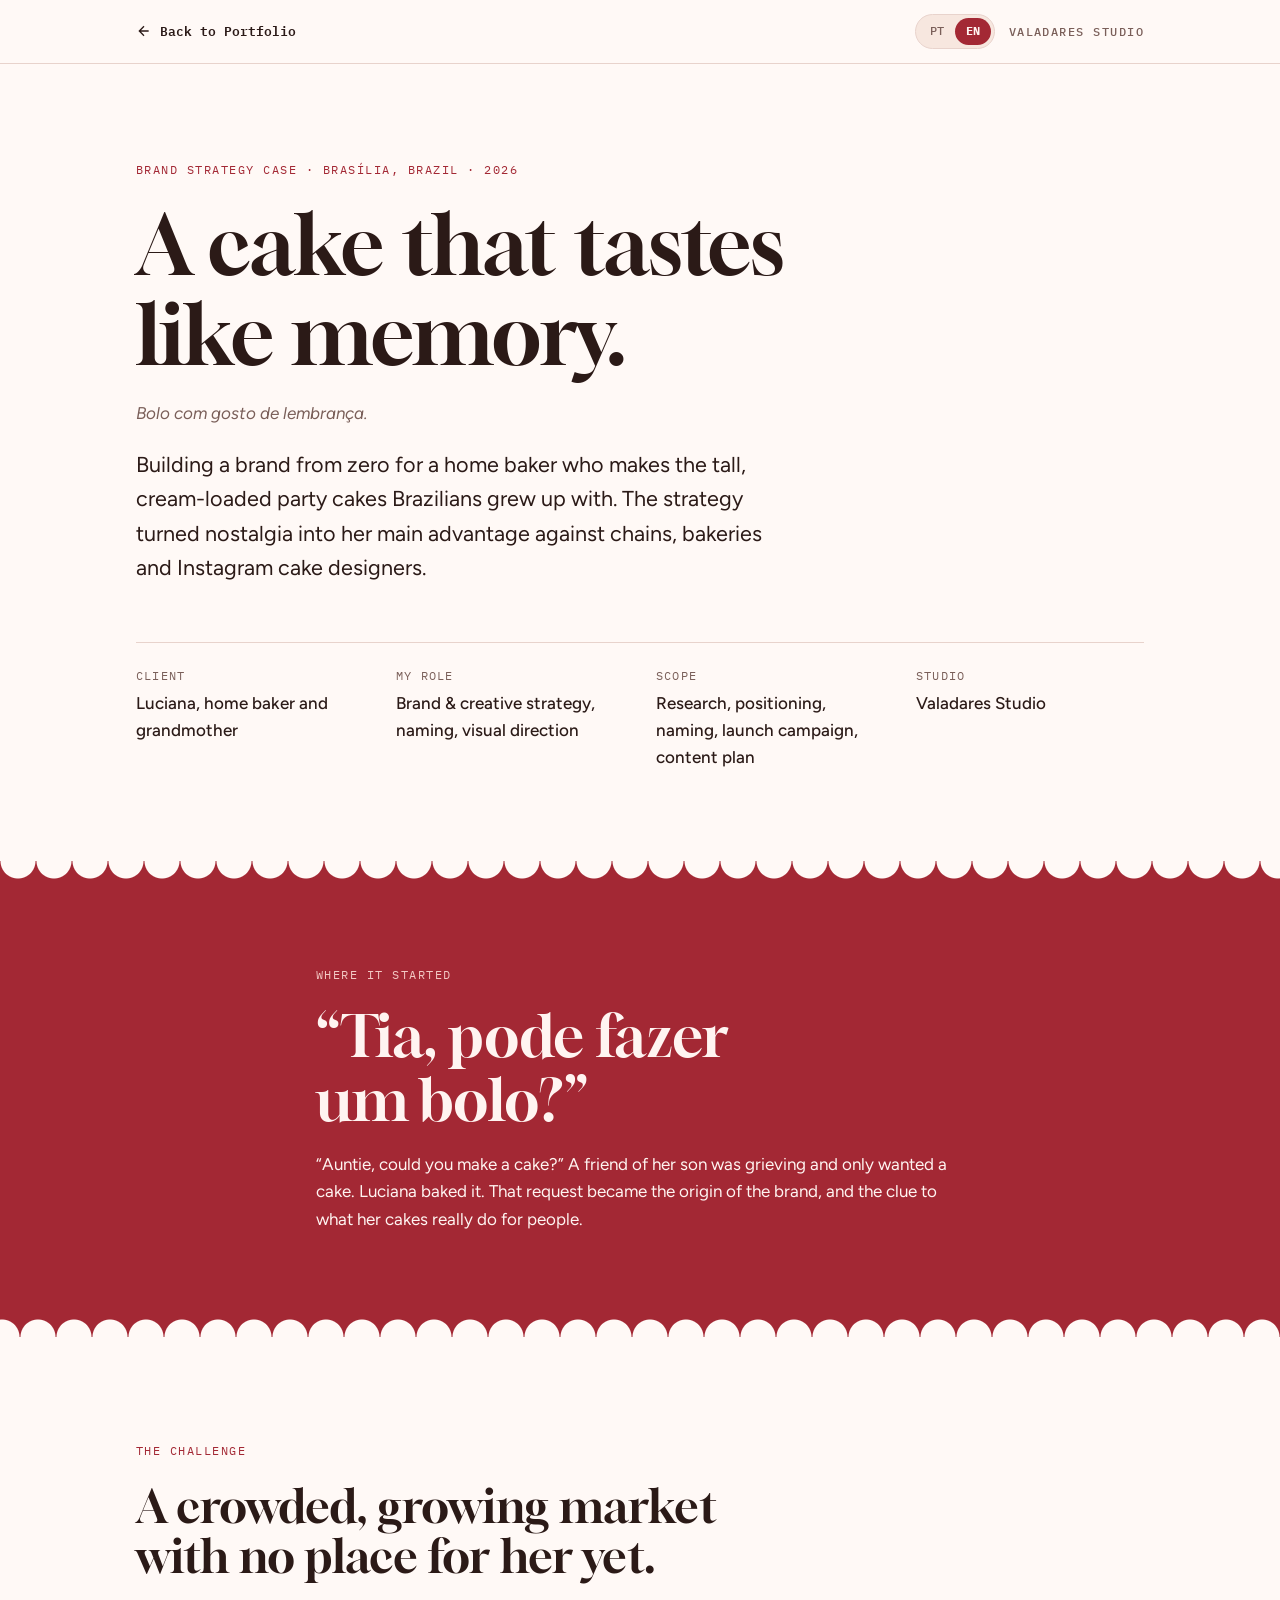
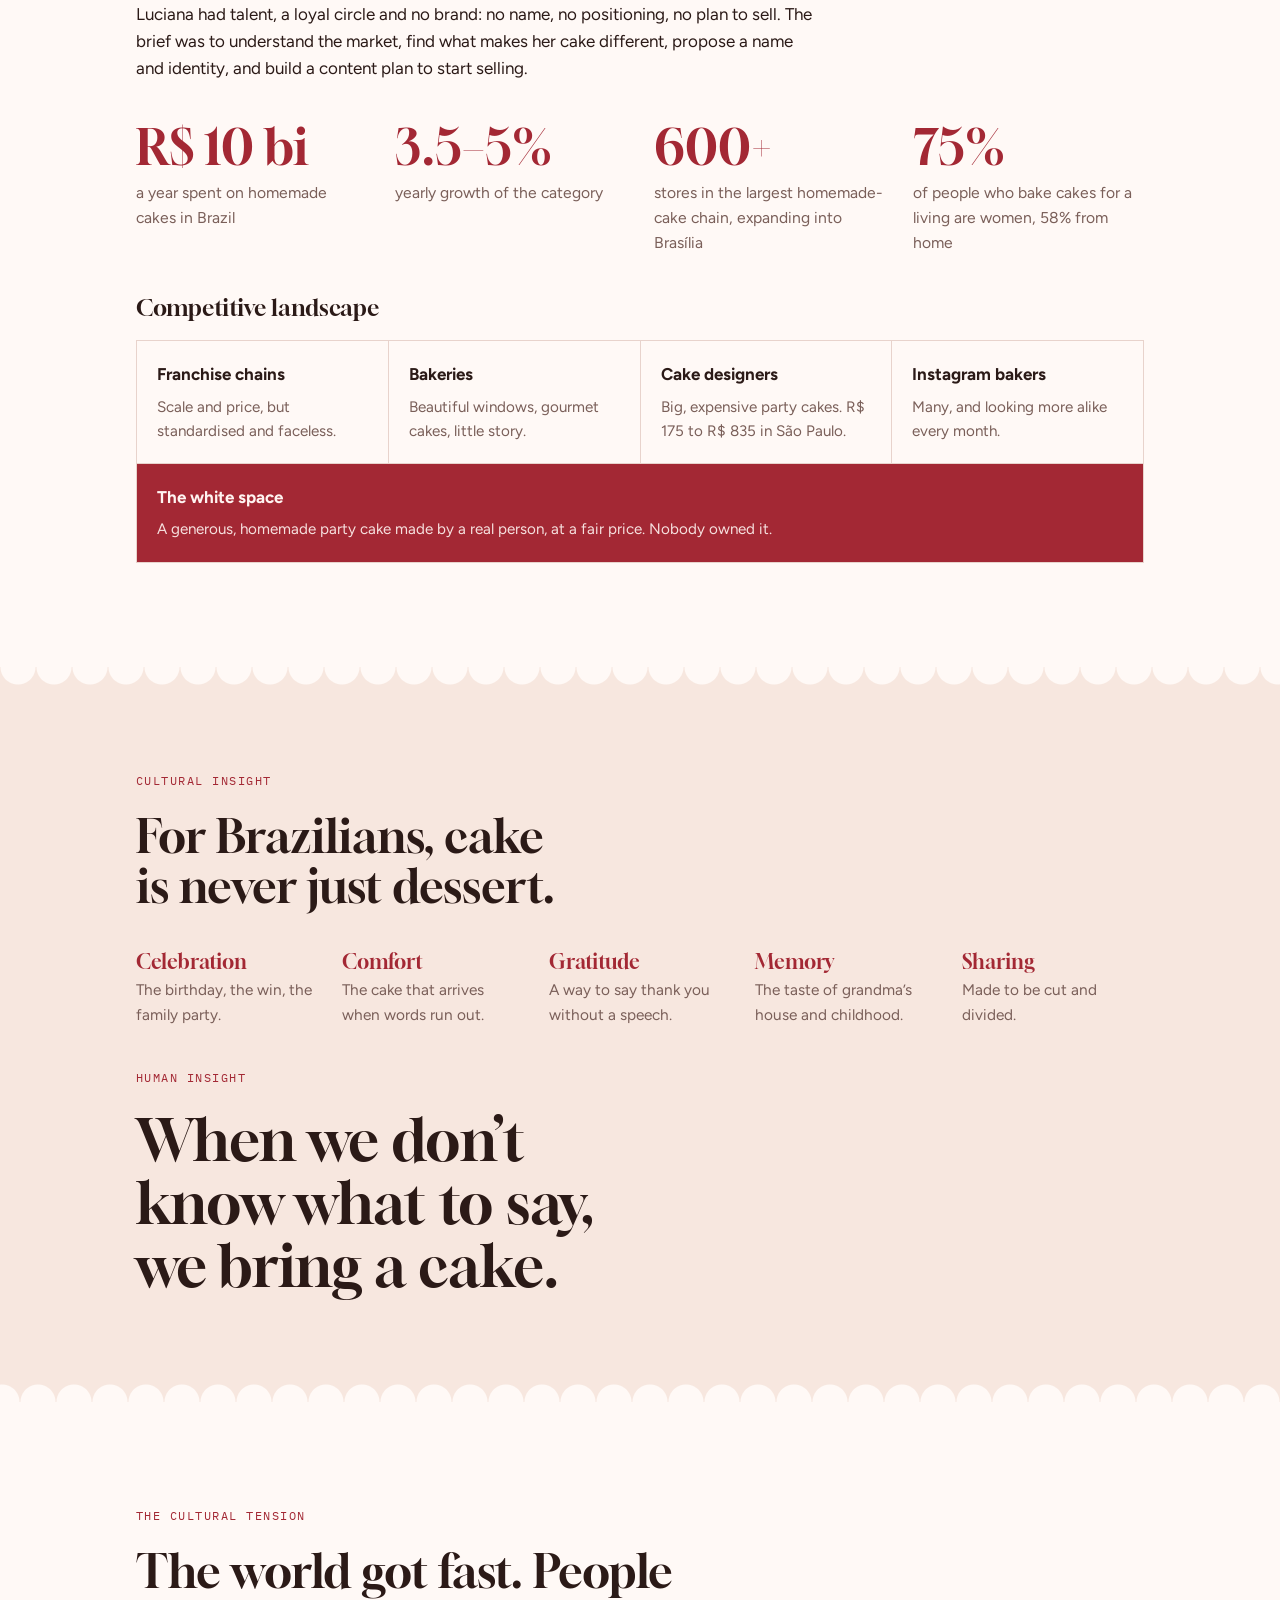
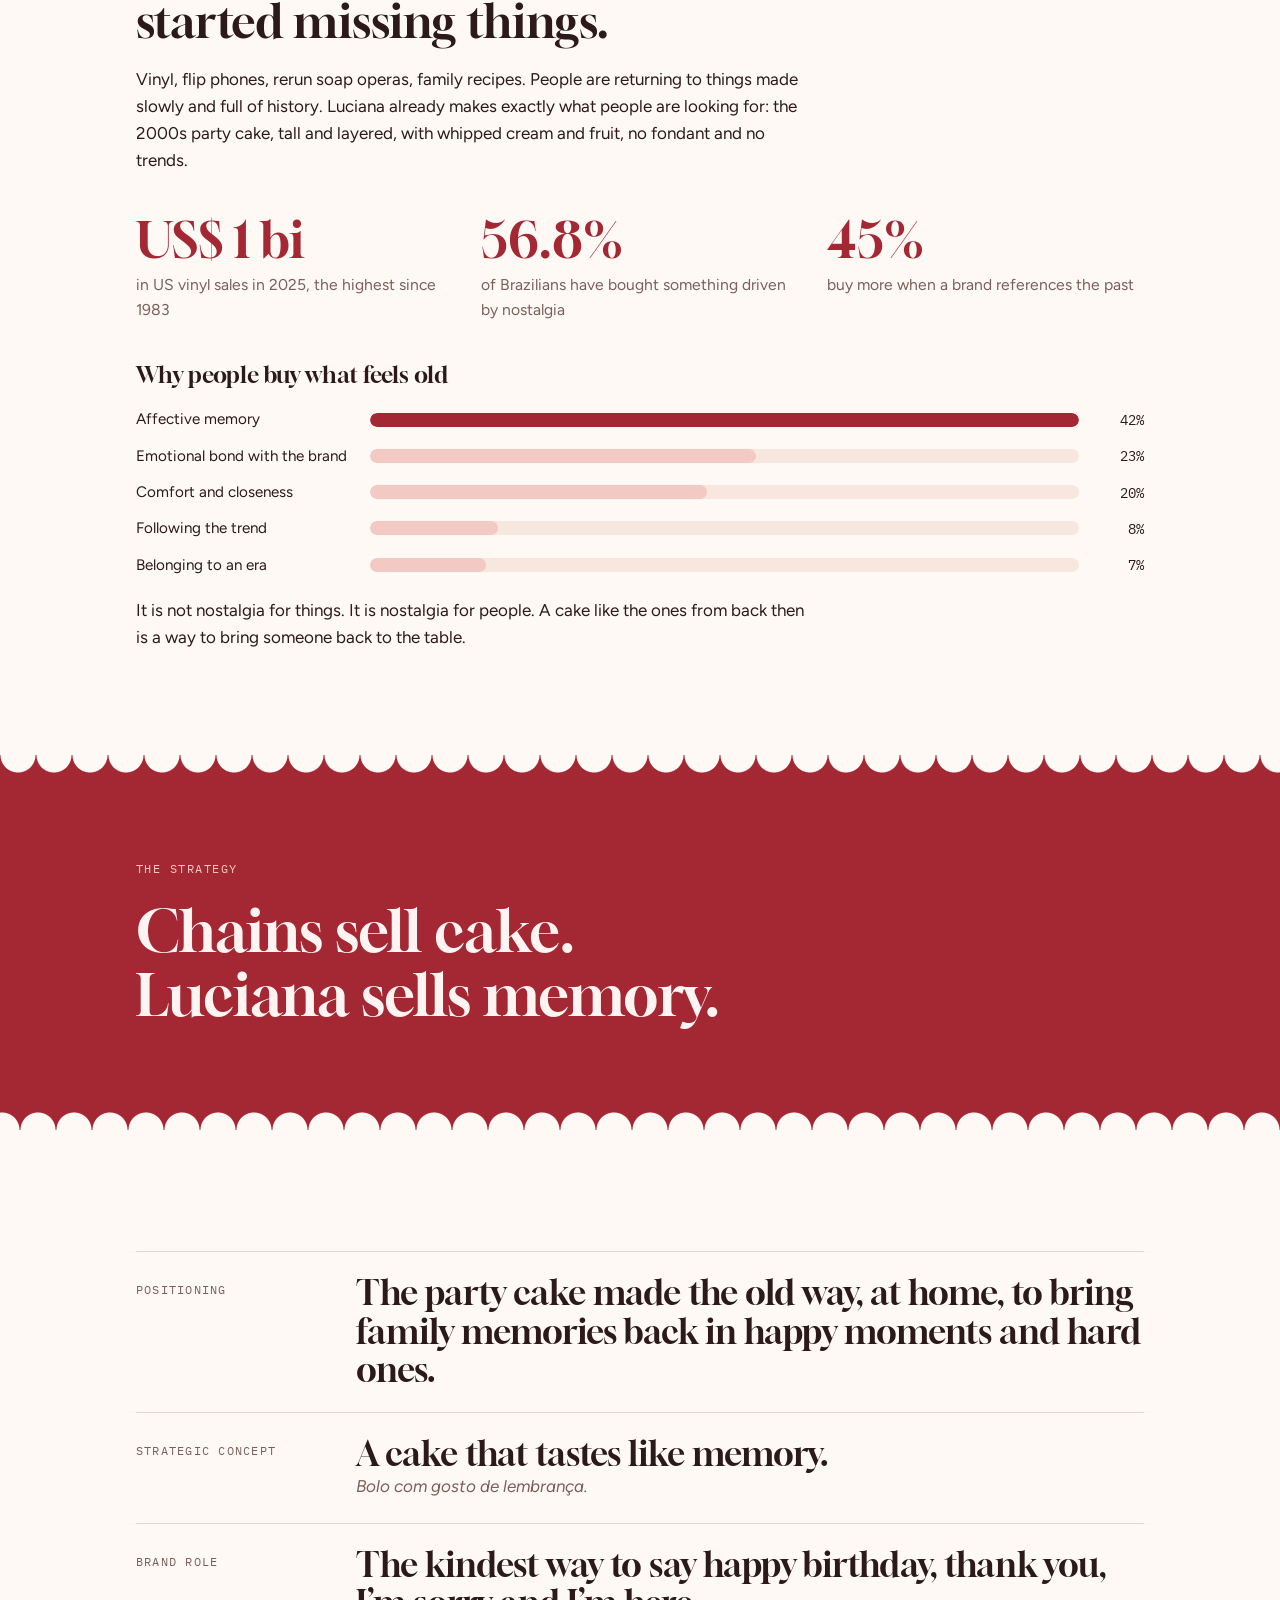
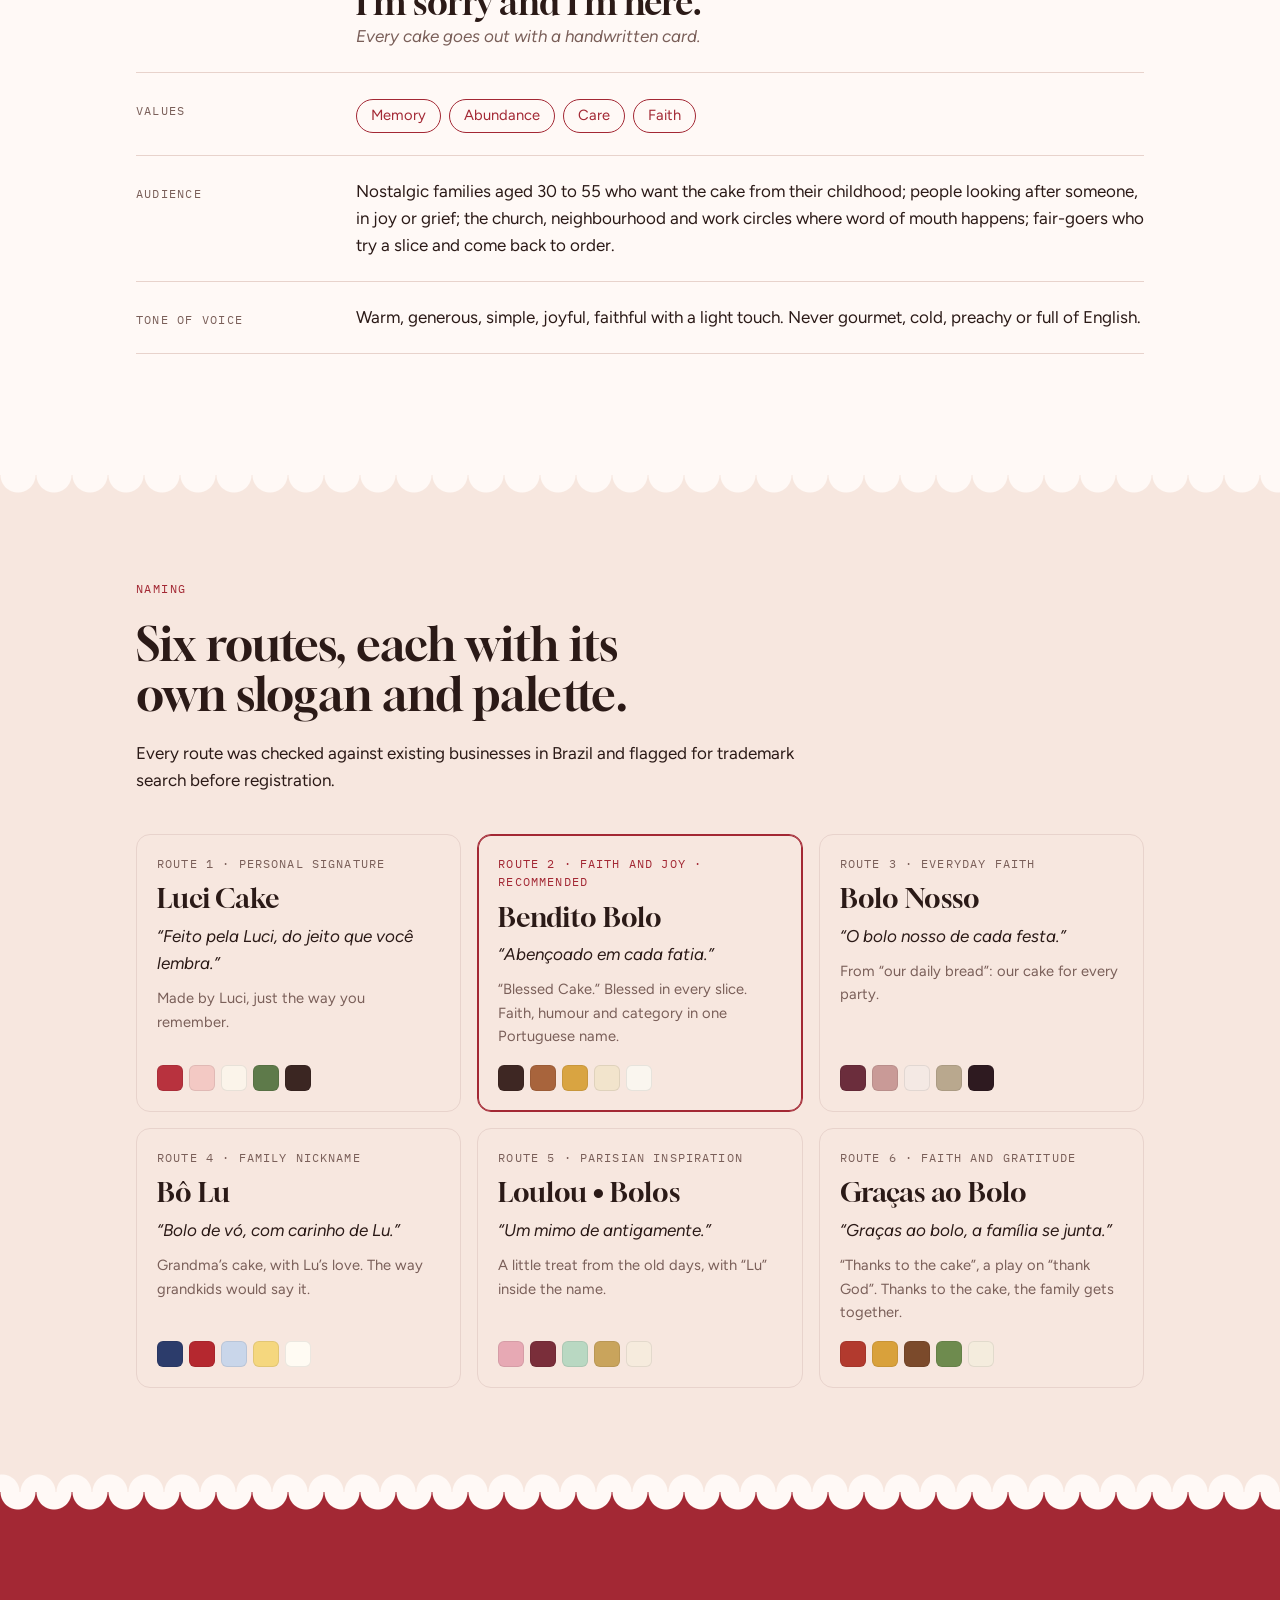
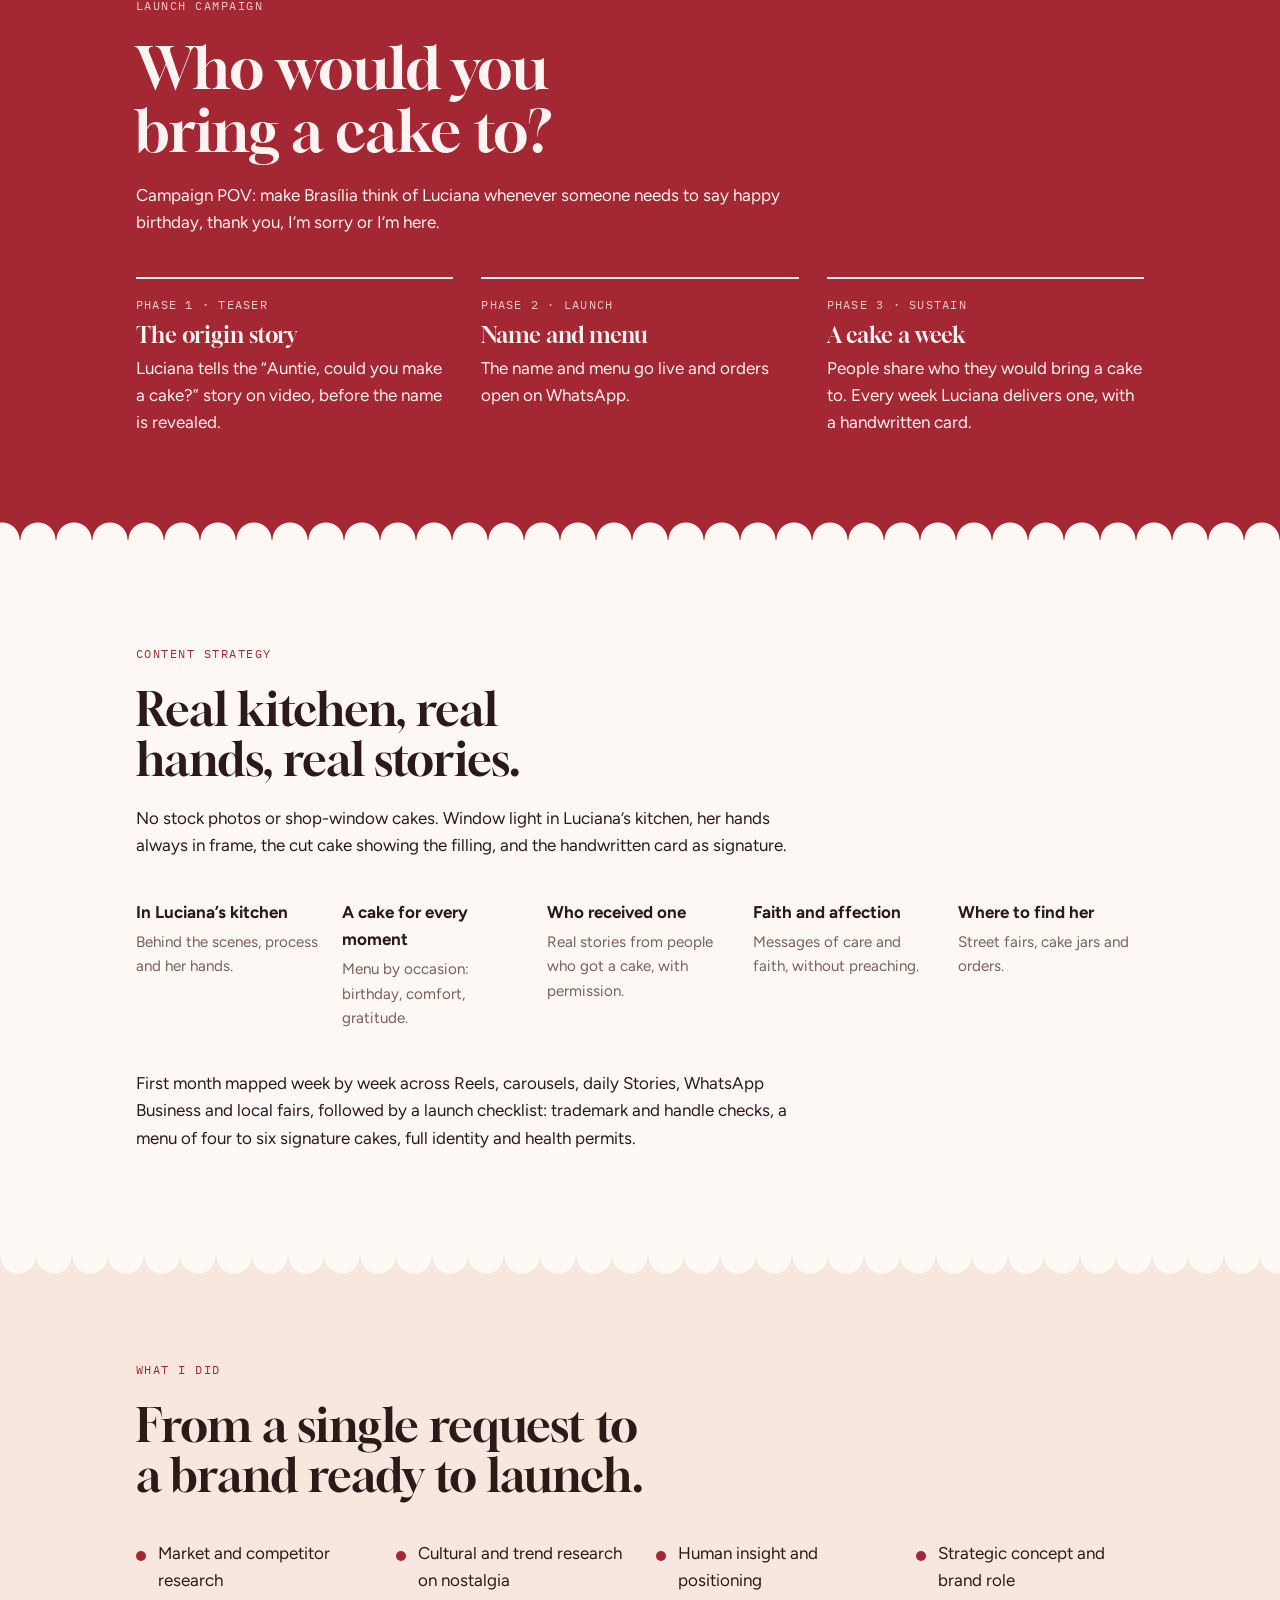
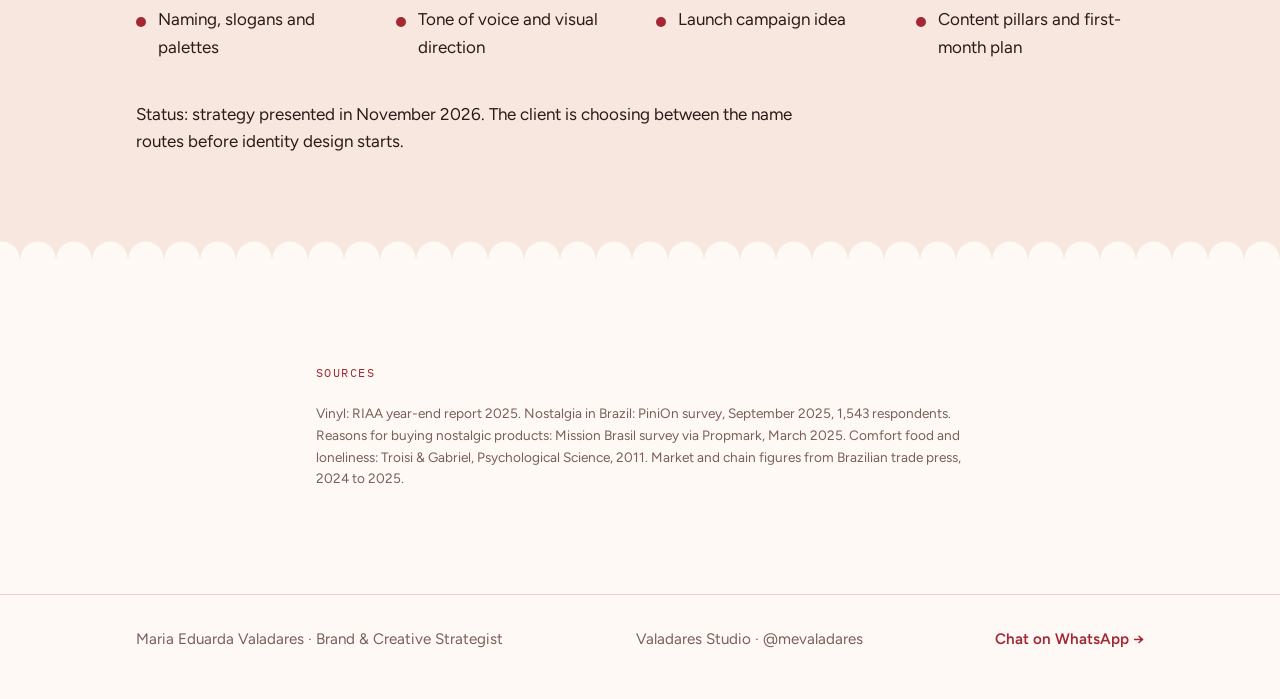
<file: luciana-en.html>
<!DOCTYPE html>
<html lang="en">
<head>
  <meta charset="UTF-8">
  <meta name="viewport" content="width=device-width, initial-scale=1.0, viewport-fit=cover">
  <title>Tastes Like Memory — Brand Strategy Case — Valadares Studio</title>
  <link rel="preconnect" href="https://fonts.googleapis.com">
  <link rel="preconnect" href="https://fonts.gstatic.com" crossorigin>
  <link href="https://fonts.googleapis.com/css2?family=Gloock&family=Figtree:ital,wght@0,400;0,500;0,700;1,400&family=IBM+Plex+Mono:wght@400;500&display=swap" rel="stylesheet">
  <style>:root{color-scheme:light;box-sizing:border-box;padding-top:env(safe-area-inset-top,0px);padding-bottom:env(safe-area-inset-bottom,0px)}html{scroll-padding-top:env(safe-area-inset-top,0px)}body{margin:0;padding:0;font:14px -apple-system,BlinkMacSystemFont,sans-serif;background:#fff;color:#000}img{max-width:100%}[hidden]:not([hidden=until-found i]){display:none!important}</style>
</head>
<body>

<div class="top-nav" style="border-bottom: 1px solid var(--line); padding: 14px 0; background: rgba(255, 249, 246, 0.88); position: sticky; top: 0; z-index: 100; backdrop-filter: blur(20px); -webkit-backdrop-filter: blur(20px);">
  <div class="wrap" style="display:flex; justify-content:space-between; align-items:center; gap:16px;">
    <a href="index.html#projetos" style="display:inline-flex; align-items:center; gap:8px; font-family:var(--mono); font-size:.82rem; text-decoration:none; color:var(--ink); font-weight:600; transition:opacity .2s;">
      <svg width="16" height="16" viewBox="0 0 24 24" fill="none" stroke="currentColor" stroke-width="2"><path d="M19 12H5M12 19l-7-7 7-7"/></svg>
      Back to Portfolio
    </a>
    <div style="display:flex; align-items:center; gap:14px;">
      <div class="lang-switch-pill" style="display:inline-flex; background:var(--cream); padding:3px; border-radius:999px; border:1px solid var(--line); font-family:var(--mono); font-size:.74rem;">
        <a href="luciana.html" style="padding:4px 11px; border-radius:999px; text-decoration:none; color:var(--muted); font-weight:500;">PT</a>
        <a href="luciana-en.html" style="padding:4px 11px; border-radius:999px; text-decoration:none; background:var(--berry); color:var(--onberry); font-weight:700;">EN</a>
      </div>
      <a href="index.html" style="font-family:var(--mono); font-size:.76rem; text-decoration:none; color:var(--muted); letter-spacing:.12em; text-transform:uppercase; font-weight:500;">Valadares Studio</a>
    </div>
  </div>
</div>







<style>
/* Layout: a single reading column cut by full-bleed "cake layers" (chantilly scallop edges between bands) */
:root{
  --bg:#FFF9F6; --ink:#2B1A17; --muted:#7A5F59; --berry:#A32834; --cream:#F7E7DF; --pink:#F3C9C4; --line:#E8D3CC; --onberry:#FFF4F1;
  --display:"Gloock", "Georgia", serif; --body:"Figtree", system-ui, -apple-system, "Segoe UI", sans-serif; --mono:"IBM Plex Mono", ui-monospace, "SFMono-Regular", Menlo, monospace;
}
@media (prefers-color-scheme: dark){:root:not([data-theme="light"]){
  --bg:#1A1112; --ink:#F6E9E4; --muted:#C2A69F; --berry:#E0606C; --cream:#2A1B1C; --pink:#5A2F33; --line:#3C2A2B; --onberry:#1A1112; color-scheme:dark}}
:root[data-theme="dark"]{
  --bg:#1A1112; --ink:#F6E9E4; --muted:#C2A69F; --berry:#E0606C; --cream:#2A1B1C; --pink:#5A2F33; --line:#3C2A2B; --onberry:#1A1112; color-scheme:dark}

*{box-sizing:border-box}
body{background:var(--bg);color:var(--ink);font-family:var(--body);font-size:1.0625rem;line-height:1.6;margin:0}
.wrap{max-width:1040px;margin:0 auto;padding-left:max(16px, env(safe-area-inset-left, 0px));padding-right:max(16px, env(safe-area-inset-right, 0px))}
.narrow{max-width:680px}
h1,h2,h3{font-family:var(--display);font-weight:400;text-wrap:balance;margin:0;line-height:1.08}
h1{font-size:clamp(2.6rem,7vw,5.2rem);letter-spacing:-.01em}
h2{font-size:clamp(1.9rem,4vw,2.9rem)}
h3{font-size:1.45rem}
p{margin:0}
.eyebrow{font-family:var(--mono);font-size:.78rem;letter-spacing:.12em;text-transform:uppercase;color:var(--berry)}
.pt{font-style:italic;color:var(--muted)}
section{padding-block:clamp(56px,9vw,104px)}
.stack{display:flex;flex-direction:column;gap:20px}
.stack-lg{display:flex;flex-direction:column;gap:40px}

/* hero */
.hero{padding-block:clamp(48px,8vw,96px) clamp(40px,6vw,72px)}
.hero .meta{display:grid;grid-template-columns:repeat(auto-fit,minmax(180px,1fr));gap:20px 32px;border-top:1px solid var(--line);padding-top:24px}
.meta dt{font-family:var(--mono);font-size:.74rem;letter-spacing:.1em;text-transform:uppercase;color:var(--muted)}
.meta dd{margin:4px 0 0;font-weight:500}
.lede{font-size:clamp(1.15rem,2vw,1.35rem);max-width:640px}

/* chantilly scallop band */
.layer{background:var(--berry);color:var(--onberry);position:relative}
.layer::before,.layer::after{content:"";position:absolute;left:0;right:0;height:18px;background:radial-gradient(circle at 18px 0,var(--bg) 17px,transparent 18px) repeat-x;background-size:36px 18px}
.layer::before{top:0}
.layer::after{bottom:0;transform:rotate(180deg)}
.layer .eyebrow{color:var(--pink)}
.layer.pinkish{background:var(--cream);color:var(--ink)}
.layer.pinkish .eyebrow{color:var(--berry)}

.big-quote{font-family:var(--display);font-size:clamp(2rem,5vw,3.6rem);line-height:1.1;text-wrap:balance}

/* numbers */
.nums{display:grid;grid-template-columns:repeat(auto-fit,minmax(200px,1fr));gap:28px}
.num b{display:block;font-family:var(--display);font-weight:400;font-size:clamp(2.2rem,4.5vw,3.1rem);line-height:1;color:var(--berry);font-variant-numeric:tabular-nums}
.num span{display:block;margin-top:8px;color:var(--muted);font-size:.98rem}

/* competitor map */
.map{display:grid;grid-template-columns:repeat(auto-fit,minmax(220px,1fr));gap:1px;background:var(--line);border:1px solid var(--line)}
.map div{background:var(--bg);padding:20px;display:flex;flex-direction:column;gap:6px}
.map strong{font-weight:700}
.map span{color:var(--muted);font-size:.95rem}
.map .free{background:var(--berry);color:var(--onberry);grid-column:1/-1}
.map .free span{color:var(--onberry);opacity:.9}

/* meanings */
.meanings{display:grid;grid-template-columns:repeat(auto-fit,minmax(170px,1fr));gap:24px}
.meanings h3{font-size:1.25rem;color:var(--berry)}
.meanings p{color:var(--muted);font-size:.96rem;margin-top:6px}

/* bars */
.bars{display:flex;flex-direction:column;gap:12px}
.bar{display:grid;grid-template-columns:minmax(0,220px) 1fr 3.2rem;gap:14px;align-items:center}
.bar .t{font-size:.95rem}
.bar .track{height:14px;background:var(--cream);border-radius:7px;overflow:hidden}
.bar .fill{height:100%;background:var(--pink);border-radius:7px}
.bar.top .fill{background:var(--berry)}
.bar .v{font-family:var(--mono);font-size:.9rem;text-align:right;font-variant-numeric:tabular-nums}
@media (max-width:560px){.bar{grid-template-columns:1fr 3rem}.bar .t{grid-column:1/-1}}

/* strategy ladder */
.ladder{display:grid;gap:0;border-top:1px solid var(--line)}
.rung{display:grid;grid-template-columns:minmax(0,200px) 1fr;gap:20px;padding-block:22px;border-bottom:1px solid var(--line)}
.rung dt{font-family:var(--mono);font-size:.78rem;letter-spacing:.1em;text-transform:uppercase;color:var(--muted);padding-top:6px}
.rung dd{margin:0}
.rung .display{font-family:var(--display);font-size:clamp(1.5rem,3vw,2.1rem);line-height:1.15}
.chips{display:flex;flex-wrap:wrap;gap:8px;margin-top:4px}
.chip{border:1px solid var(--berry);color:var(--berry);border-radius:999px;padding:4px 14px;font-size:.92rem}
@media (max-width:560px){.rung{grid-template-columns:1fr;gap:6px}}

/* naming */
.names{display:grid;grid-template-columns:repeat(auto-fit,minmax(280px,1fr));gap:16px}
.name{border:1px solid var(--line);border-radius:14px;padding:20px;display:flex;flex-direction:column;gap:10px;min-width:0}
.name .route{font-family:var(--mono);font-size:.72rem;letter-spacing:.1em;text-transform:uppercase;color:var(--muted)}
.name h3{font-size:1.7rem}
.name .slogan{font-style:italic}
.name .en{color:var(--muted);font-size:.92rem}
.swatch{display:flex;gap:6px;margin-top:auto;padding-top:6px}
.swatch i{width:26px;height:26px;border-radius:6px;border:1px solid rgba(0,0,0,.08);display:block}
.name.rec{border-color:var(--berry);box-shadow:0 0 0 1px var(--berry) inset}
.name.rec .route{color:var(--berry)}

/* campaign phases */
.phases{display:grid;grid-template-columns:repeat(auto-fit,minmax(240px,1fr));gap:28px;counter-reset:ph}
.phase{display:flex;flex-direction:column;gap:8px;border-top:2px solid var(--onberry);padding-top:16px}
.phase .step{font-family:var(--mono);font-size:.78rem;letter-spacing:.1em;text-transform:uppercase;color:var(--pink)}
.phase h3{font-size:1.4rem}

.pillars{display:grid;grid-template-columns:repeat(auto-fit,minmax(180px,1fr));gap:20px}
.pillars div{display:flex;flex-direction:column;gap:4px}
.pillars strong{font-weight:700}
.pillars span{color:var(--muted);font-size:.95rem}

.role{display:grid;grid-template-columns:repeat(auto-fit,minmax(220px,1fr));gap:12px 32px;padding:0;margin:0;list-style:none}
.role li{padding-left:22px;position:relative}
.role li::before{content:"";position:absolute;left:0;top:.62em;width:10px;height:10px;border-radius:50%;background:var(--berry)}

.sources{font-size:.85rem;color:var(--muted);display:flex;flex-direction:column;gap:6px}
.sources a{color:inherit}
footer{border-top:1px solid var(--line);padding-block:32px 48px;font-size:.95rem;color:var(--muted)}
footer .wrap{display:flex;flex-wrap:wrap;gap:8px 24px;justify-content:space-between}
a:focus-visible{outline:2px solid var(--berry);outline-offset:3px}
</style>

<header class="hero">
  <div class="wrap stack-lg">
    <div class="stack">
      <p class="eyebrow">Brand strategy case · Brasília, Brazil · 2026</p>
      <h1>A cake that tastes like memory.</h1>
      <p class="pt">Bolo com gosto de lembrança.</p>
      <p class="lede">Building a brand from zero for a home baker who makes the tall, cream-loaded party cakes Brazilians grew up with. The strategy turned nostalgia into her main advantage against chains, bakeries and Instagram cake designers.</p>
    </div>
    <dl class="meta">
      <div><dt>Client</dt><dd>Luciana, home baker and grandmother</dd></div>
      <div><dt>My role</dt><dd>Brand & creative strategy, naming, visual direction</dd></div>
      <div><dt>Scope</dt><dd>Research, positioning, naming, launch campaign, content plan</dd></div>
      <div><dt>Studio</dt><dd>Valadares Studio</dd></div>
    </dl>
  </div>
</header>

<section class="layer">
  <div class="wrap narrow stack">
    <p class="eyebrow">Where it started</p>
    <p class="big-quote">“Tia, pode fazer um bolo?”</p>
    <p>“Auntie, could you make a cake?” A friend of her son was grieving and only wanted a cake. Luciana baked it. That request became the origin of the brand, and the clue to what her cakes really do for people.</p>
  </div>
</section>

<section>
  <div class="wrap stack-lg">
    <div class="stack narrow">
      <p class="eyebrow">The challenge</p>
      <h2>A crowded, growing market with no place for her yet.</h2>
      <p>Luciana had talent, a loyal circle and no brand: no name, no positioning, no plan to sell. The brief was to understand the market, find what makes her cake different, propose a name and identity, and build a content plan to start selling.</p>
    </div>
    <div class="nums">
      <div class="num"><b>R$ 10 bi</b><span>a year spent on homemade cakes in Brazil</span></div>
      <div class="num"><b>3.5–5%</b><span>yearly growth of the category</span></div>
      <div class="num"><b>600+</b><span>stores in the largest homemade-cake chain, expanding into Brasília</span></div>
      <div class="num"><b>75%</b><span>of people who bake cakes for a living are women, 58% from home</span></div>
    </div>
    <div class="stack">
      <h3>Competitive landscape</h3>
      <div class="map">
        <div><strong>Franchise chains</strong><span>Scale and price, but standardised and faceless.</span></div>
        <div><strong>Bakeries</strong><span>Beautiful windows, gourmet cakes, little story.</span></div>
        <div><strong>Cake designers</strong><span>Big, expensive party cakes. R$ 175 to R$ 835 in São Paulo.</span></div>
        <div><strong>Instagram bakers</strong><span>Many, and looking more alike every month.</span></div>
        <div class="free"><strong>The white space</strong><span>A generous, homemade party cake made by a real person, at a fair price. Nobody owned it.</span></div>
      </div>
    </div>
  </div>
</section>

<section class="layer pinkish">
  <div class="wrap stack-lg">
    <div class="stack narrow">
      <p class="eyebrow">Cultural insight</p>
      <h2>For Brazilians, cake is never just dessert.</h2>
    </div>
    <div class="meanings">
      <div><h3>Celebration</h3><p>The birthday, the win, the family party.</p></div>
      <div><h3>Comfort</h3><p>The cake that arrives when words run out.</p></div>
      <div><h3>Gratitude</h3><p>A way to say thank you without a speech.</p></div>
      <div><h3>Memory</h3><p>The taste of grandma’s house and childhood.</p></div>
      <div><h3>Sharing</h3><p>Made to be cut and divided.</p></div>
    </div>
    <div class="stack narrow">
      <p class="eyebrow">Human insight</p>
      <p class="big-quote">When we don’t know what to say, we bring a cake.</p>
    </div>
  </div>
</section>

<section>
  <div class="wrap stack-lg">
    <div class="stack narrow">
      <p class="eyebrow">The cultural tension</p>
      <h2>The world got fast. People started missing things.</h2>
      <p>Vinyl, flip phones, rerun soap operas, family recipes. People are returning to things made slowly and full of history. Luciana already makes exactly what people are looking for: the 2000s party cake, tall and layered, with whipped cream and fruit, no fondant and no trends.</p>
    </div>
    <div class="nums">
      <div class="num"><b>US$ 1 bi</b><span>in US vinyl sales in 2025, the highest since 1983</span></div>
      <div class="num"><b>56.8%</b><span>of Brazilians have bought something driven by nostalgia</span></div>
      <div class="num"><b>45%</b><span>buy more when a brand references the past</span></div>
    </div>
    <div class="stack">
      <h3>Why people buy what feels old</h3>
      <div class="bars" role="list">
        <div class="bar top" role="listitem"><span class="t">Affective memory</span><span class="track"><span class="fill" style="width:100%;display:block"></span></span><span class="v">42%</span></div>
        <div class="bar" role="listitem"><span class="t">Emotional bond with the brand</span><span class="track"><span class="fill" style="width:54.5%;display:block"></span></span><span class="v">23%</span></div>
        <div class="bar" role="listitem"><span class="t">Comfort and closeness</span><span class="track"><span class="fill" style="width:47.6%;display:block"></span></span><span class="v">20%</span></div>
        <div class="bar" role="listitem"><span class="t">Following the trend</span><span class="track"><span class="fill" style="width:18.1%;display:block"></span></span><span class="v">8%</span></div>
        <div class="bar" role="listitem"><span class="t">Belonging to an era</span><span class="track"><span class="fill" style="width:16.4%;display:block"></span></span><span class="v">7%</span></div>
      </div>
      <p class="narrow">It is not nostalgia for things. It is nostalgia for people. A cake like the ones from back then is a way to bring someone back to the table.</p>
    </div>
  </div>
</section>

<section class="layer">
  <div class="wrap stack-lg">
    <div class="stack narrow">
      <p class="eyebrow">The strategy</p>
      <p class="big-quote">Chains sell cake. Luciana sells memory.</p>
    </div>
  </div>
</section>

<section>
  <div class="wrap stack-lg">
    <dl class="ladder">
      <div class="rung"><dt>Positioning</dt><dd><p class="display">The party cake made the old way, at home, to bring family memories back in happy moments and hard ones.</p></dd></div>
      <div class="rung"><dt>Strategic concept</dt><dd><p class="display">A cake that tastes like memory.</p><p class="pt">Bolo com gosto de lembrança.</p></dd></div>
      <div class="rung"><dt>Brand role</dt><dd><p class="display">The kindest way to say happy birthday, thank you, I’m sorry and I’m here.</p><p class="pt">Every cake goes out with a handwritten card.</p></dd></div>
      <div class="rung"><dt>Values</dt><dd><div class="chips"><span class="chip">Memory</span><span class="chip">Abundance</span><span class="chip">Care</span><span class="chip">Faith</span></div></dd></div>
      <div class="rung"><dt>Audience</dt><dd><p>Nostalgic families aged 30 to 55 who want the cake from their childhood; people looking after someone, in joy or grief; the church, neighbourhood and work circles where word of mouth happens; fair-goers who try a slice and come back to order.</p></dd></div>
      <div class="rung"><dt>Tone of voice</dt><dd><p>Warm, generous, simple, joyful, faithful with a light touch. Never gourmet, cold, preachy or full of English.</p></dd></div>
    </dl>
  </div>
</section>

<section class="layer pinkish">
  <div class="wrap stack-lg">
    <div class="stack narrow">
      <p class="eyebrow">Naming</p>
      <h2>Six routes, each with its own slogan and palette.</h2>
      <p>Every route was checked against existing businesses in Brazil and flagged for trademark search before registration.</p>
    </div>
    <div class="names">
      <article class="name"><p class="route">Route 1 · Personal signature</p><h3>Luci Cake</h3><p class="slogan">“Feito pela Luci, do jeito que você lembra.”</p><p class="en">Made by Luci, just the way you remember.</p><div class="swatch" aria-label="Palette"><i style="background:#B8323E"></i><i style="background:#F3C9C4"></i><i style="background:#FBF4EA"></i><i style="background:#5E7A4A"></i><i style="background:#3B2622"></i></div></article>
      <article class="name rec"><p class="route">Route 2 · Faith and joy · Recommended</p><h3>Bendito Bolo</h3><p class="slogan">“Abençoado em cada fatia.”</p><p class="en">“Blessed Cake.” Blessed in every slice. Faith, humour and category in one Portuguese name.</p><div class="swatch" aria-label="Palette"><i style="background:#3E2723"></i><i style="background:#A8643C"></i><i style="background:#D9A441"></i><i style="background:#F2E4CC"></i><i style="background:#FAF6EF"></i></div></article>
      <article class="name"><p class="route">Route 3 · Everyday faith</p><h3>Bolo Nosso</h3><p class="slogan">“O bolo nosso de cada festa.”</p><p class="en">From “our daily bread”: our cake for every party.</p><div class="swatch" aria-label="Palette"><i style="background:#6B2D3C"></i><i style="background:#C99A97"></i><i style="background:#F4E9E4"></i><i style="background:#B9A88E"></i><i style="background:#2E1A20"></i></div></article>
      <article class="name"><p class="route">Route 4 · Family nickname</p><h3>Bô Lu</h3><p class="slogan">“Bolo de vó, com carinho de Lu.”</p><p class="en">Grandma’s cake, with Lu’s love. The way grandkids would say it.</p><div class="swatch" aria-label="Palette"><i style="background:#2C3C6B"></i><i style="background:#B5282F"></i><i style="background:#C9D6EA"></i><i style="background:#F5D77E"></i><i style="background:#FFFBF3"></i></div></article>
      <article class="name"><p class="route">Route 5 · Parisian inspiration</p><h3>Loulou • Bolos</h3><p class="slogan">“Um mimo de antigamente.”</p><p class="en">A little treat from the old days, with “Lu” inside the name.</p><div class="swatch" aria-label="Palette"><i style="background:#E7A9B4"></i><i style="background:#7A2E3A"></i><i style="background:#B9D8C2"></i><i style="background:#C9A45C"></i><i style="background:#F6EBDD"></i></div></article>
      <article class="name"><p class="route">Route 6 · Faith and gratitude</p><h3>Graças ao Bolo</h3><p class="slogan">“Graças ao bolo, a família se junta.”</p><p class="en">“Thanks to the cake”, a play on “thank God”. Thanks to the cake, the family gets together.</p><div class="swatch" aria-label="Palette"><i style="background:#B23A2E"></i><i style="background:#D9A13B"></i><i style="background:#7B4A2B"></i><i style="background:#6E8B4E"></i><i style="background:#F4ECDD"></i></div></article>
    </div>
  </div>
</section>

<section class="layer">
  <div class="wrap stack-lg">
    <div class="stack narrow">
      <p class="eyebrow">Launch campaign</p>
      <p class="big-quote">Who would you bring a cake to?</p>
      <p>Campaign POV: make Brasília think of Luciana whenever someone needs to say happy birthday, thank you, I’m sorry or I’m here.</p>
    </div>
    <div class="phases">
      <div class="phase"><p class="step">Phase 1 · Teaser</p><h3>The origin story</h3><p>Luciana tells the “Auntie, could you make a cake?” story on video, before the name is revealed.</p></div>
      <div class="phase"><p class="step">Phase 2 · Launch</p><h3>Name and menu</h3><p>The name and menu go live and orders open on WhatsApp.</p></div>
      <div class="phase"><p class="step">Phase 3 · Sustain</p><h3>A cake a week</h3><p>People share who they would bring a cake to. Every week Luciana delivers one, with a handwritten card.</p></div>
    </div>
  </div>
</section>

<section>
  <div class="wrap stack-lg">
    <div class="stack narrow">
      <p class="eyebrow">Content strategy</p>
      <h2>Real kitchen, real hands, real stories.</h2>
      <p>No stock photos or shop-window cakes. Window light in Luciana’s kitchen, her hands always in frame, the cut cake showing the filling, and the handwritten card as signature.</p>
    </div>
    <div class="pillars">
      <div><strong>In Luciana’s kitchen</strong><span>Behind the scenes, process and her hands.</span></div>
      <div><strong>A cake for every moment</strong><span>Menu by occasion: birthday, comfort, gratitude.</span></div>
      <div><strong>Who received one</strong><span>Real stories from people who got a cake, with permission.</span></div>
      <div><strong>Faith and affection</strong><span>Messages of care and faith, without preaching.</span></div>
      <div><strong>Where to find her</strong><span>Street fairs, cake jars and orders.</span></div>
    </div>
    <p class="narrow">First month mapped week by week across Reels, carousels, daily Stories, WhatsApp Business and local fairs, followed by a launch checklist: trademark and handle checks, a menu of four to six signature cakes, full identity and health permits.</p>
  </div>
</section>

<section class="layer pinkish">
  <div class="wrap stack-lg">
    <div class="stack narrow">
      <p class="eyebrow">What I did</p>
      <h2>From a single request to a brand ready to launch.</h2>
    </div>
    <ul class="role">
      <li>Market and competitor research</li>
      <li>Cultural and trend research on nostalgia</li>
      <li>Human insight and positioning</li>
      <li>Strategic concept and brand role</li>
      <li>Naming, slogans and palettes</li>
      <li>Tone of voice and visual direction</li>
      <li>Launch campaign idea</li>
      <li>Content pillars and first-month plan</li>
    </ul>
    <p class="narrow">Status: strategy presented in November 2026. The client is choosing between the name routes before identity design starts.</p>
  </div>
</section>

<section>
  <div class="wrap narrow stack">
    <p class="eyebrow">Sources</p>
    <div class="sources">
      <p>Vinyl: RIAA year-end report 2025. Nostalgia in Brazil: PiniOn survey, September 2025, 1,543 respondents. Reasons for buying nostalgic products: Mission Brasil survey via Propmark, March 2025. Comfort food and loneliness: Troisi &amp; Gabriel, Psychological Science, 2011. Market and chain figures from Brazilian trade press, 2024 to 2025.</p>
    </div>
  </div>
</section>

<footer>
  <div class="wrap" style="display:flex; flex-wrap:wrap; justify-content:space-between; align-items:center; gap:16px;">
    <span>Maria Eduarda Valadares · Brand &amp; Creative Strategist</span>
    <span>Valadares Studio · @mevaladares</span>
    <a href="https://wa.me/5561993389338?text=Hello%2C%20I%20saw%20Luciana's%20case%20study%20and%20would%20like%20to%20talk!" target="_blank" style="color:var(--berry); font-weight:600; text-decoration:none; display:inline-flex; align-items:center; gap:4px;">Chat on WhatsApp &rarr;</a>
  </div>

</body>
</html>
</file>
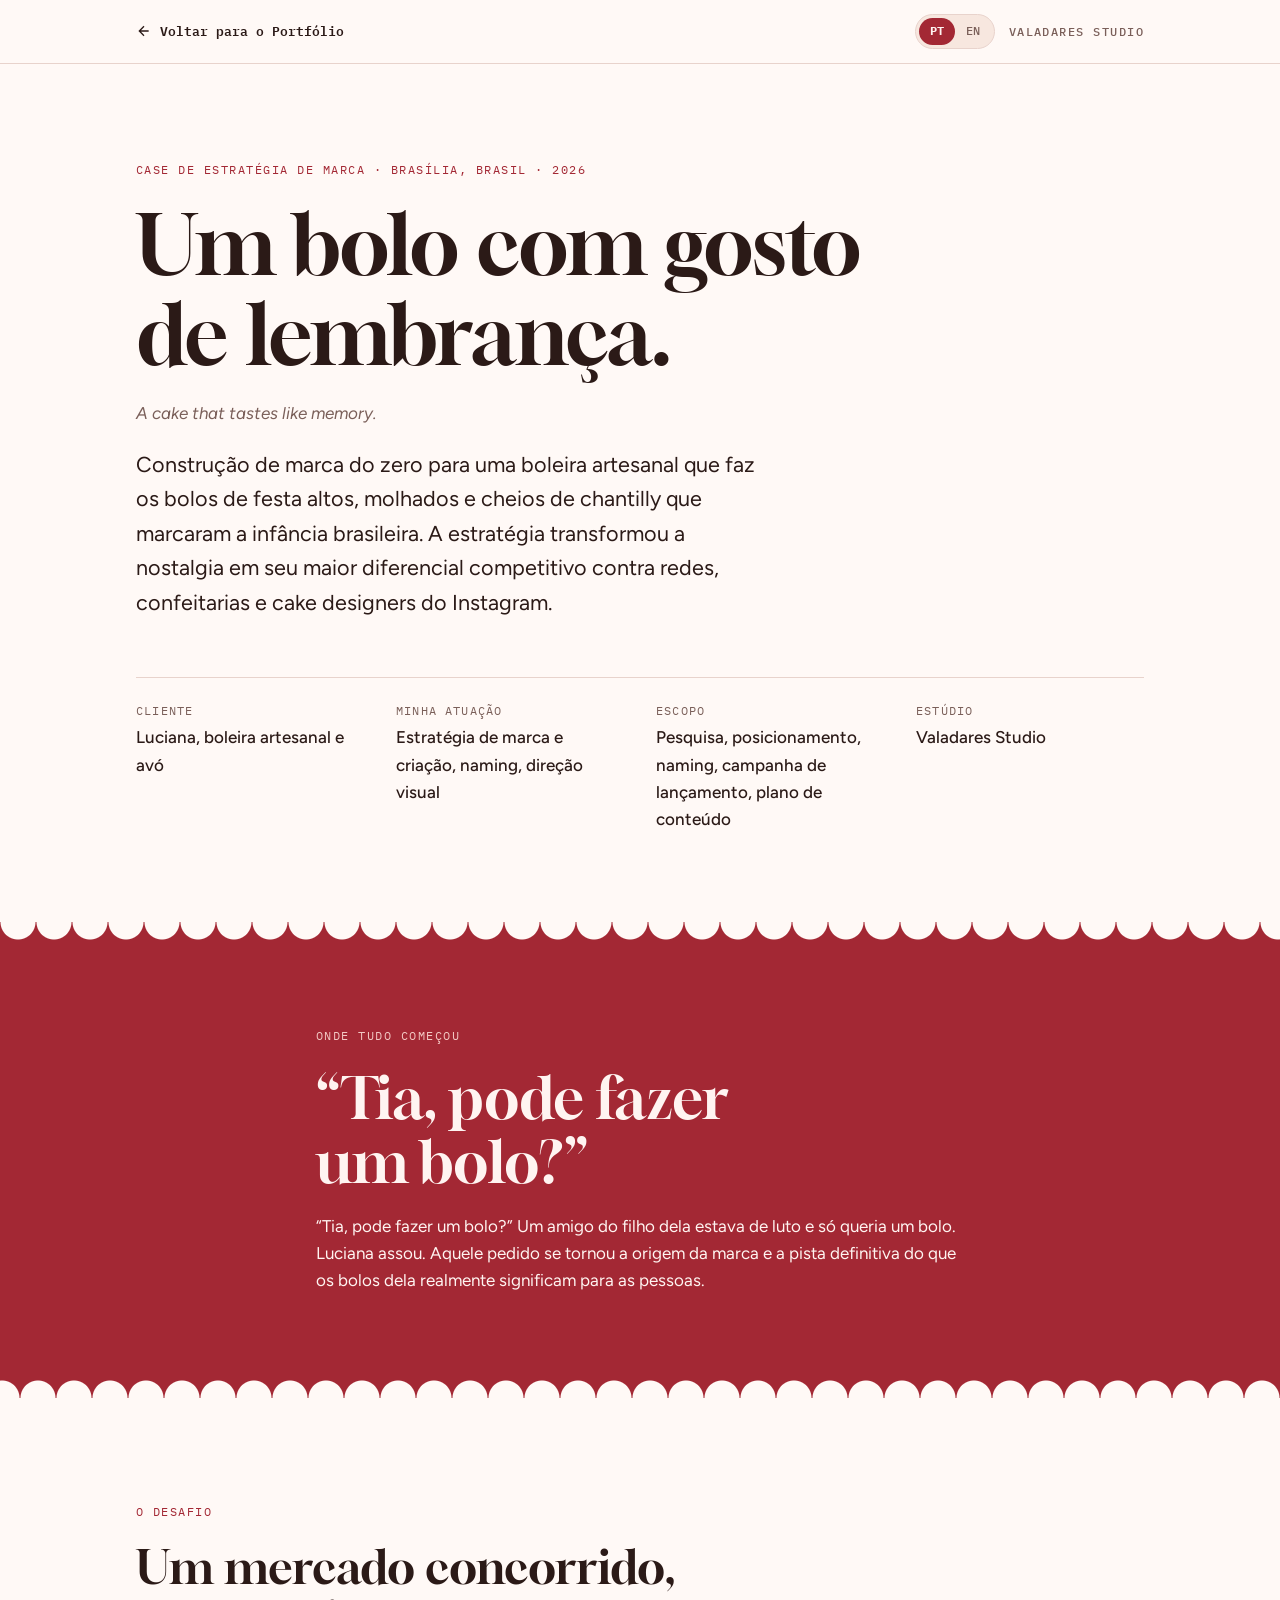
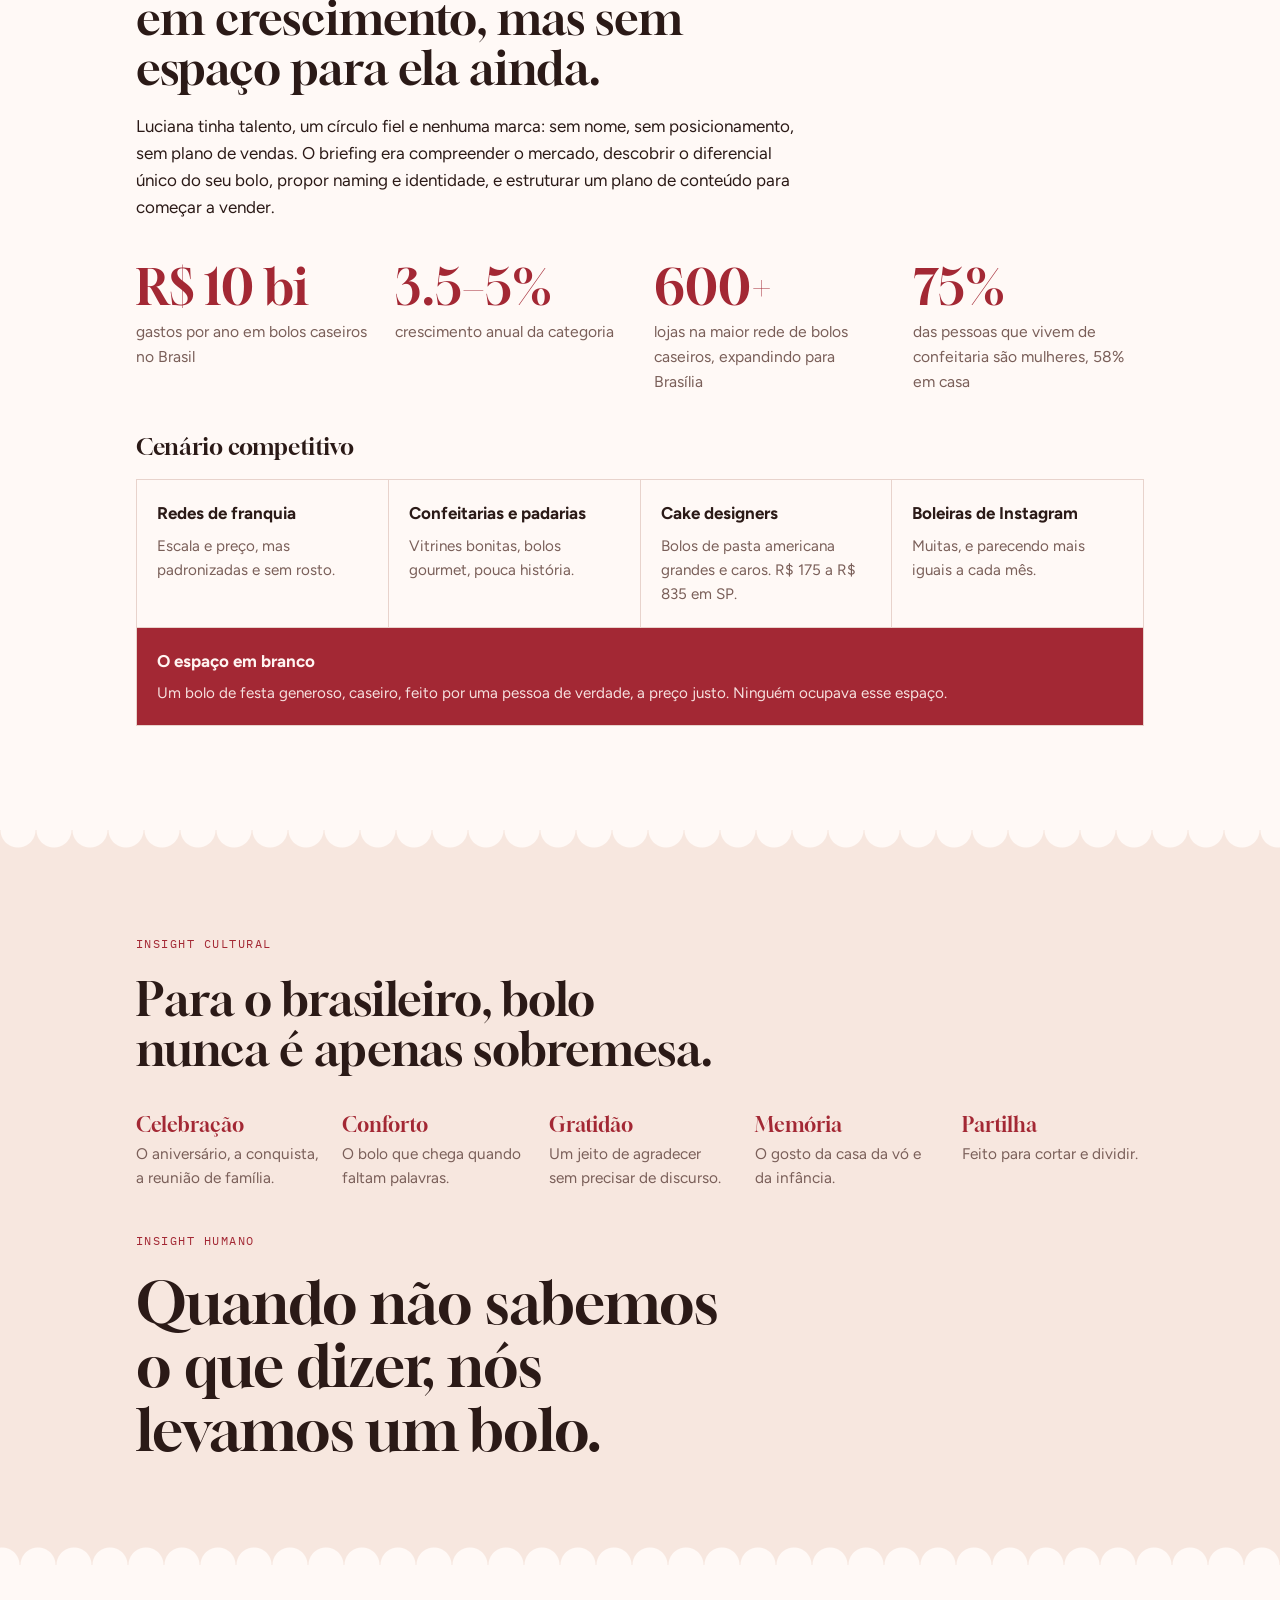
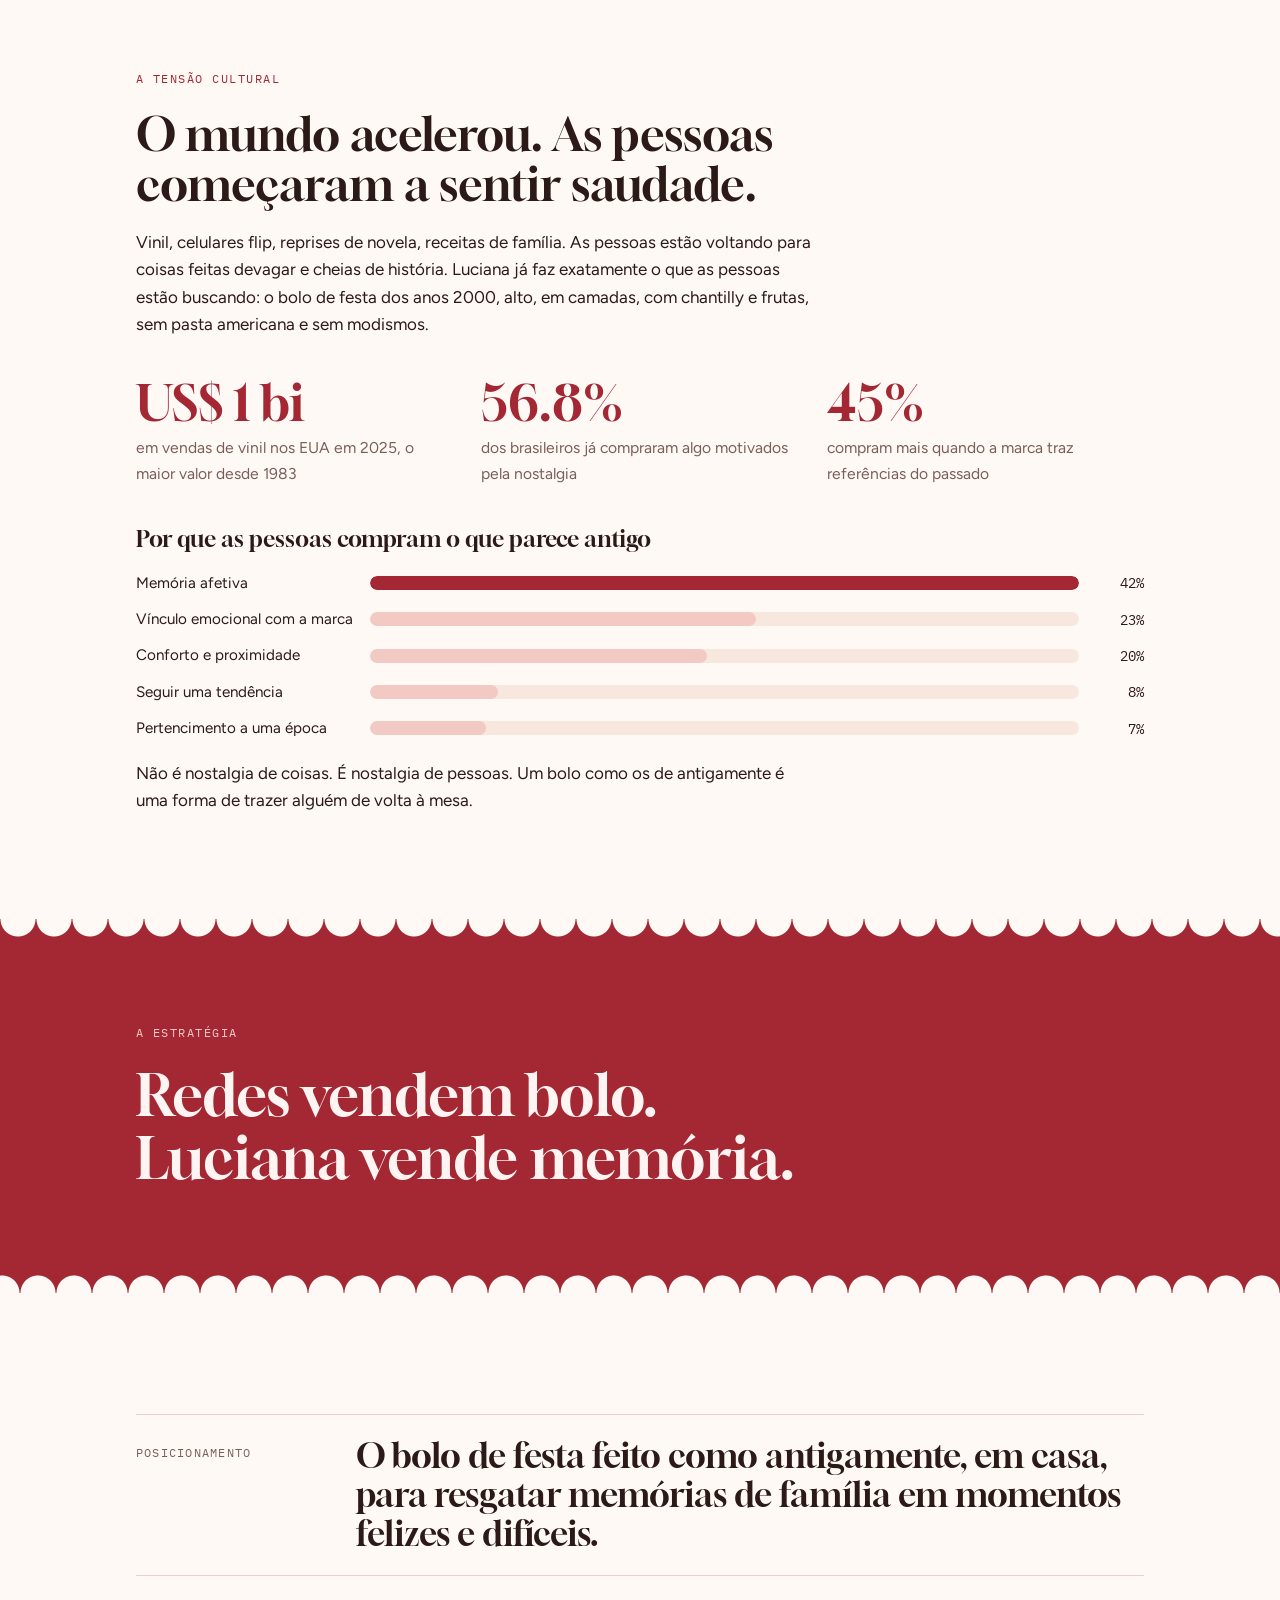
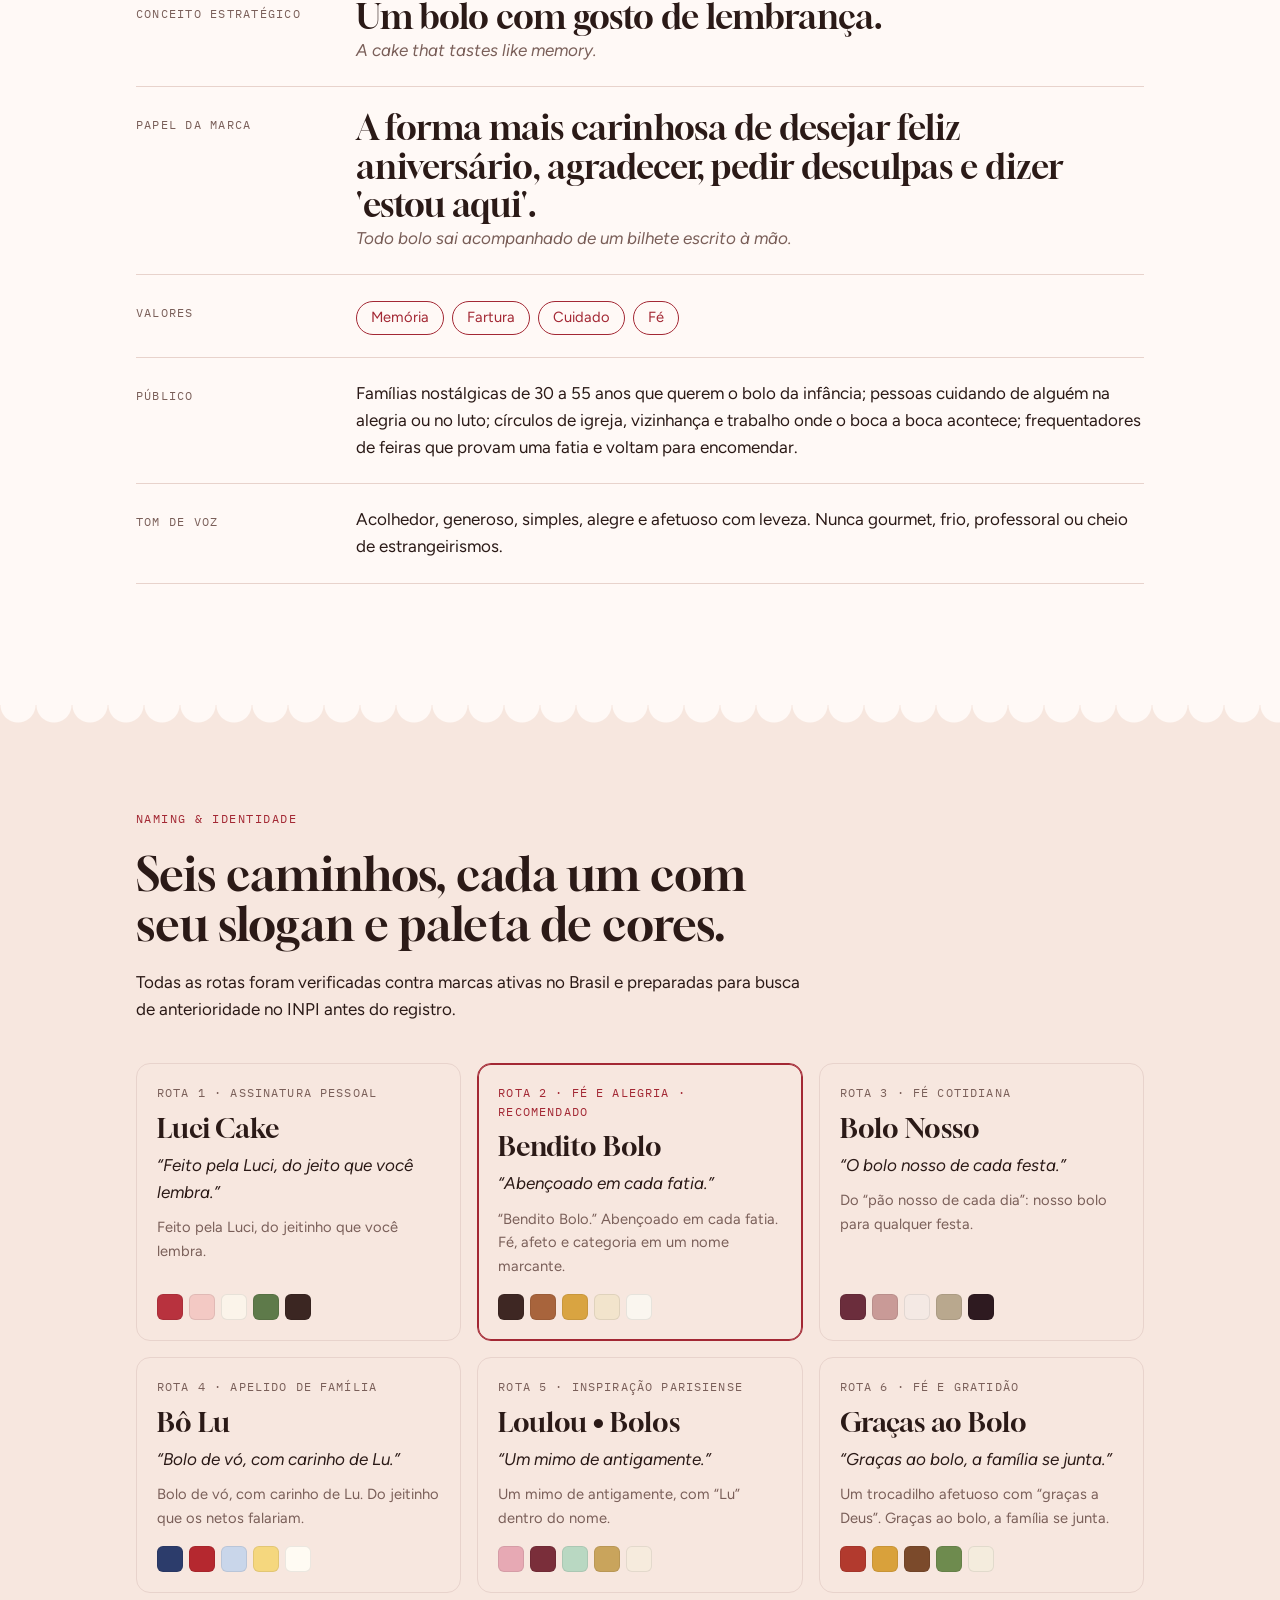
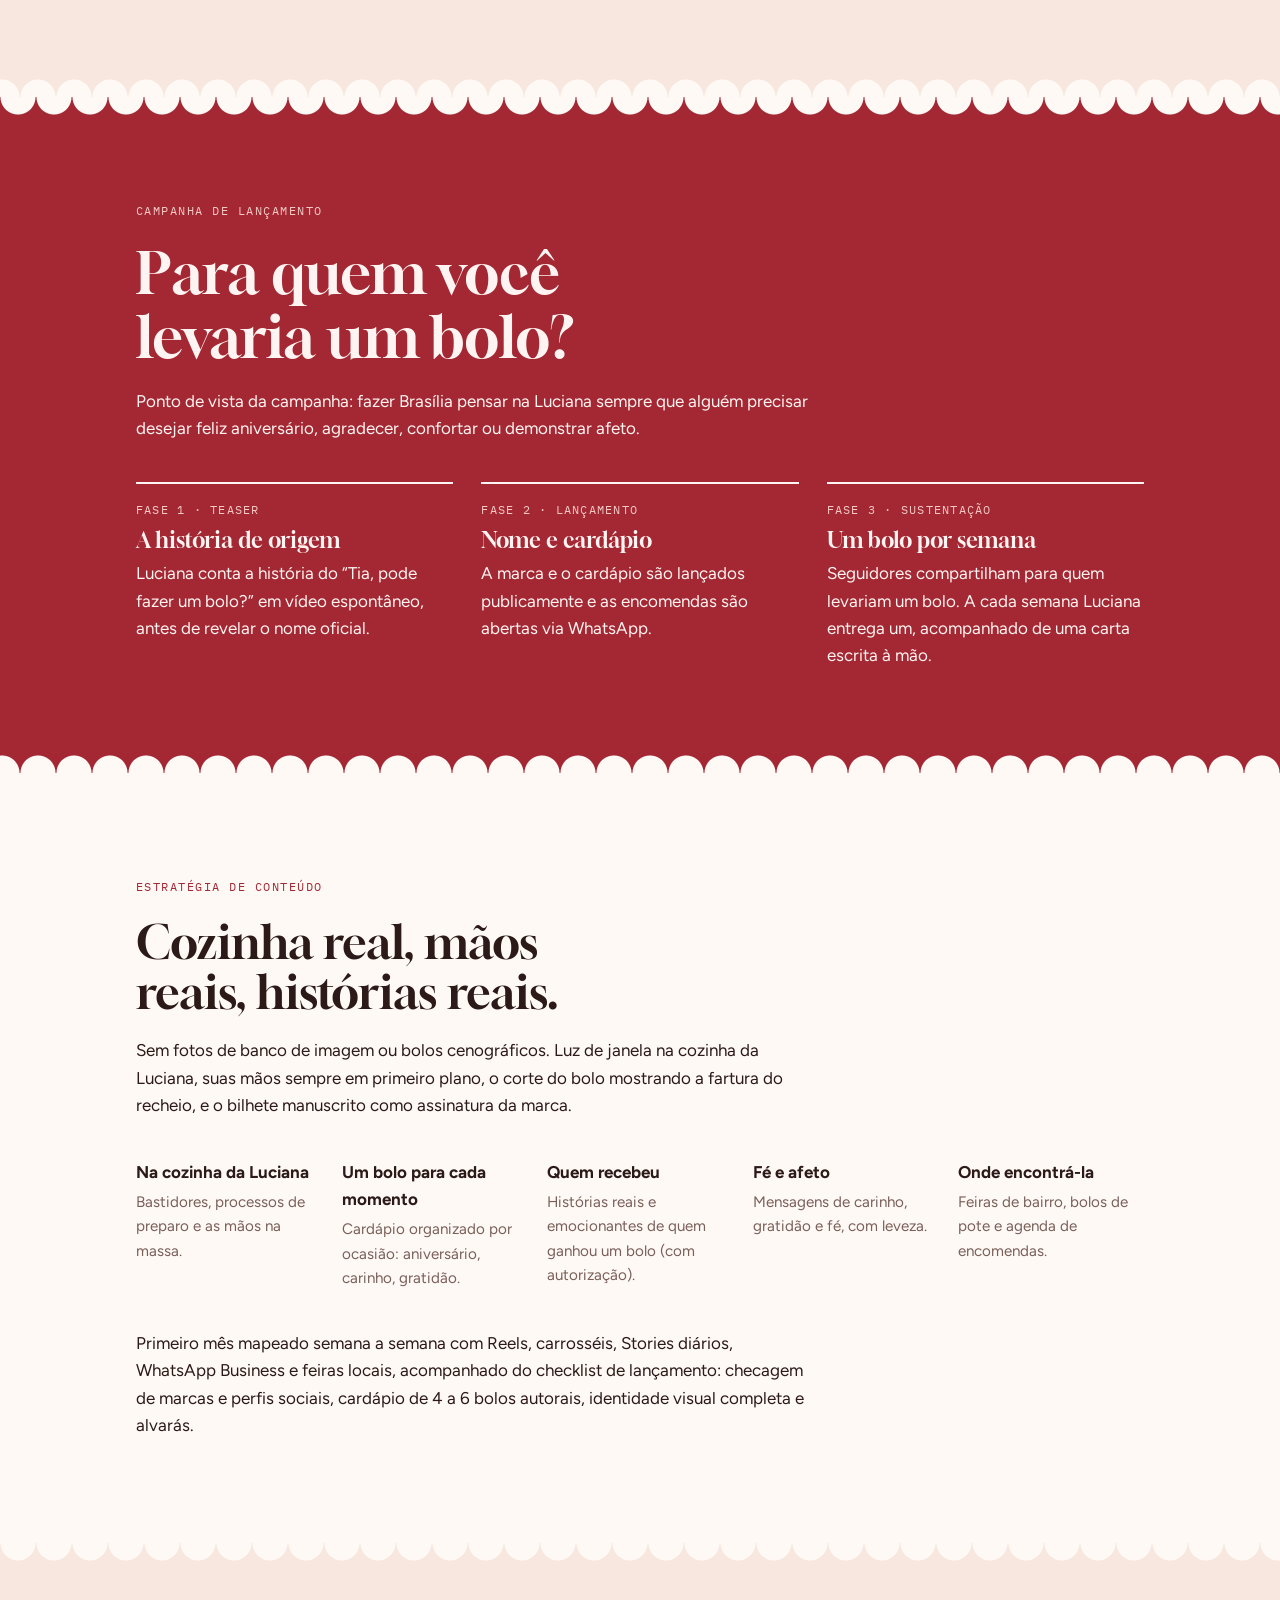
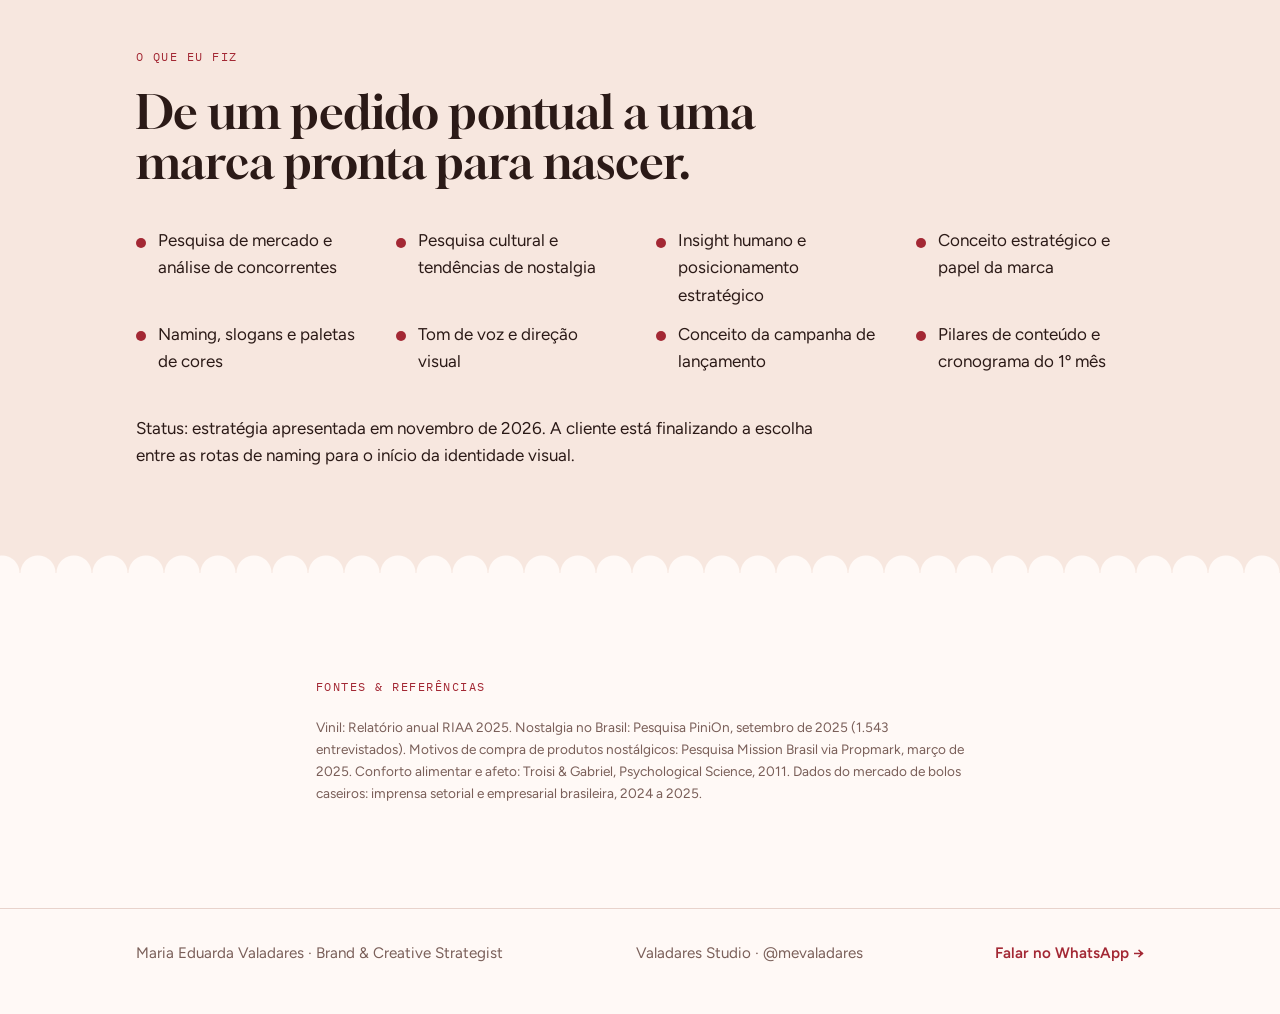
<file: luciana.html>
<!DOCTYPE html>
<html lang="pt-BR">
<head>
  <meta charset="UTF-8">
  <meta name="viewport" content="width=device-width, initial-scale=1.0, viewport-fit=cover">
  <title>Bolo com Gosto de Lembrança — Case de Estratégia de Marca — Valadares Studio</title>
  <link rel="preconnect" href="https://fonts.googleapis.com">
  <link rel="preconnect" href="https://fonts.gstatic.com" crossorigin>
  <link href="https://fonts.googleapis.com/css2?family=Gloock&family=Figtree:ital,wght@0,400;0,500;0,700;1,400&family=IBM+Plex+Mono:wght@400;500&display=swap" rel="stylesheet">
  <style>:root{color-scheme:light;box-sizing:border-box;padding-top:env(safe-area-inset-top,0px);padding-bottom:env(safe-area-inset-bottom,0px)}html{scroll-padding-top:env(safe-area-inset-top,0px)}body{margin:0;padding:0;font:14px -apple-system,BlinkMacSystemFont,sans-serif;background:#fff;color:#000}img{max-width:100%}[hidden]:not([hidden=until-found i]){display:none!important}</style>
</head>
<body>

<div class="top-nav" style="border-bottom: 1px solid var(--line); padding: 14px 0; background: rgba(255, 249, 246, 0.88); position: sticky; top: 0; z-index: 100; backdrop-filter: blur(20px); -webkit-backdrop-filter: blur(20px);">
  <div class="wrap" style="display:flex; justify-content:space-between; align-items:center; gap:16px;">
    <a href="index.html#projetos" style="display:inline-flex; align-items:center; gap:8px; font-family:var(--mono); font-size:.82rem; text-decoration:none; color:var(--ink); font-weight:600; transition:opacity .2s;">
      <svg width="16" height="16" viewBox="0 0 24 24" fill="none" stroke="currentColor" stroke-width="2"><path d="M19 12H5M12 19l-7-7 7-7"/></svg>
      Voltar para o Portfólio
    </a>
    <div style="display:flex; align-items:center; gap:14px;">
      <div class="lang-switch-pill" style="display:inline-flex; background:var(--cream); padding:3px; border-radius:999px; border:1px solid var(--line); font-family:var(--mono); font-size:.74rem;">
        <a href="luciana.html" style="padding:4px 11px; border-radius:999px; text-decoration:none; background:var(--berry); color:var(--onberry); font-weight:700;">PT</a>
        <a href="luciana-en.html" style="padding:4px 11px; border-radius:999px; text-decoration:none; color:var(--muted); font-weight:500;">EN</a>
      </div>
      <a href="index.html" style="font-family:var(--mono); font-size:.76rem; text-decoration:none; color:var(--muted); letter-spacing:.12em; text-transform:uppercase; font-weight:500;">Valadares Studio</a>
    </div>
  </div>
</div>







<style>
/* Layout: a single reading column cut by full-bleed "cake layers" (chantilly scallop edges between bands) */
:root{
  --bg:#FFF9F6; --ink:#2B1A17; --muted:#7A5F59; --berry:#A32834; --cream:#F7E7DF; --pink:#F3C9C4; --line:#E8D3CC; --onberry:#FFF4F1;
  --display:"Gloock", "Georgia", serif; --body:"Figtree", system-ui, -apple-system, "Segoe UI", sans-serif; --mono:"IBM Plex Mono", ui-monospace, "SFMono-Regular", Menlo, monospace;
}
@media (prefers-color-scheme: dark){:root:not([data-theme="light"]){
  --bg:#1A1112; --ink:#F6E9E4; --muted:#C2A69F; --berry:#E0606C; --cream:#2A1B1C; --pink:#5A2F33; --line:#3C2A2B; --onberry:#1A1112; color-scheme:dark}}
:root[data-theme="dark"]{
  --bg:#1A1112; --ink:#F6E9E4; --muted:#C2A69F; --berry:#E0606C; --cream:#2A1B1C; --pink:#5A2F33; --line:#3C2A2B; --onberry:#1A1112; color-scheme:dark}

*{box-sizing:border-box}
body{background:var(--bg);color:var(--ink);font-family:var(--body);font-size:1.0625rem;line-height:1.6;margin:0}
.wrap{max-width:1040px;margin:0 auto;padding-left:max(16px, env(safe-area-inset-left, 0px));padding-right:max(16px, env(safe-area-inset-right, 0px))}
.narrow{max-width:680px}
h1,h2,h3{font-family:var(--display);font-weight:400;text-wrap:balance;margin:0;line-height:1.08}
h1{font-size:clamp(2.6rem,7vw,5.2rem);letter-spacing:-.01em}
h2{font-size:clamp(1.9rem,4vw,2.9rem)}
h3{font-size:1.45rem}
p{margin:0}
.eyebrow{font-family:var(--mono);font-size:.78rem;letter-spacing:.12em;text-transform:uppercase;color:var(--berry)}
.pt{font-style:italic;color:var(--muted)}
section{padding-block:clamp(56px,9vw,104px)}
.stack{display:flex;flex-direction:column;gap:20px}
.stack-lg{display:flex;flex-direction:column;gap:40px}

/* hero */
.hero{padding-block:clamp(48px,8vw,96px) clamp(40px,6vw,72px)}
.hero .meta{display:grid;grid-template-columns:repeat(auto-fit,minmax(180px,1fr));gap:20px 32px;border-top:1px solid var(--line);padding-top:24px}
.meta dt{font-family:var(--mono);font-size:.74rem;letter-spacing:.1em;text-transform:uppercase;color:var(--muted)}
.meta dd{margin:4px 0 0;font-weight:500}
.lede{font-size:clamp(1.15rem,2vw,1.35rem);max-width:640px}

/* chantilly scallop band */
.layer{background:var(--berry);color:var(--onberry);position:relative}
.layer::before,.layer::after{content:"";position:absolute;left:0;right:0;height:18px;background:radial-gradient(circle at 18px 0,var(--bg) 17px,transparent 18px) repeat-x;background-size:36px 18px}
.layer::before{top:0}
.layer::after{bottom:0;transform:rotate(180deg)}
.layer .eyebrow{color:var(--pink)}
.layer.pinkish{background:var(--cream);color:var(--ink)}
.layer.pinkish .eyebrow{color:var(--berry)}

.big-quote{font-family:var(--display);font-size:clamp(2rem,5vw,3.6rem);line-height:1.1;text-wrap:balance}

/* numbers */
.nums{display:grid;grid-template-columns:repeat(auto-fit,minmax(200px,1fr));gap:28px}
.num b{display:block;font-family:var(--display);font-weight:400;font-size:clamp(2.2rem,4.5vw,3.1rem);line-height:1;color:var(--berry);font-variant-numeric:tabular-nums}
.num span{display:block;margin-top:8px;color:var(--muted);font-size:.98rem}

/* competitor map */
.map{display:grid;grid-template-columns:repeat(auto-fit,minmax(220px,1fr));gap:1px;background:var(--line);border:1px solid var(--line)}
.map div{background:var(--bg);padding:20px;display:flex;flex-direction:column;gap:6px}
.map strong{font-weight:700}
.map span{color:var(--muted);font-size:.95rem}
.map .free{background:var(--berry);color:var(--onberry);grid-column:1/-1}
.map .free span{color:var(--onberry);opacity:.9}

/* meanings */
.meanings{display:grid;grid-template-columns:repeat(auto-fit,minmax(170px,1fr));gap:24px}
.meanings h3{font-size:1.25rem;color:var(--berry)}
.meanings p{color:var(--muted);font-size:.96rem;margin-top:6px}

/* bars */
.bars{display:flex;flex-direction:column;gap:12px}
.bar{display:grid;grid-template-columns:minmax(0,220px) 1fr 3.2rem;gap:14px;align-items:center}
.bar .t{font-size:.95rem}
.bar .track{height:14px;background:var(--cream);border-radius:7px;overflow:hidden}
.bar .fill{height:100%;background:var(--pink);border-radius:7px}
.bar.top .fill{background:var(--berry)}
.bar .v{font-family:var(--mono);font-size:.9rem;text-align:right;font-variant-numeric:tabular-nums}
@media (max-width:560px){.bar{grid-template-columns:1fr 3rem}.bar .t{grid-column:1/-1}}

/* strategy ladder */
.ladder{display:grid;gap:0;border-top:1px solid var(--line)}
.rung{display:grid;grid-template-columns:minmax(0,200px) 1fr;gap:20px;padding-block:22px;border-bottom:1px solid var(--line)}
.rung dt{font-family:var(--mono);font-size:.78rem;letter-spacing:.1em;text-transform:uppercase;color:var(--muted);padding-top:6px}
.rung dd{margin:0}
.rung .display{font-family:var(--display);font-size:clamp(1.5rem,3vw,2.1rem);line-height:1.15}
.chips{display:flex;flex-wrap:wrap;gap:8px;margin-top:4px}
.chip{border:1px solid var(--berry);color:var(--berry);border-radius:999px;padding:4px 14px;font-size:.92rem}
@media (max-width:560px){.rung{grid-template-columns:1fr;gap:6px}}

/* naming */
.names{display:grid;grid-template-columns:repeat(auto-fit,minmax(280px,1fr));gap:16px}
.name{border:1px solid var(--line);border-radius:14px;padding:20px;display:flex;flex-direction:column;gap:10px;min-width:0}
.name .route{font-family:var(--mono);font-size:.72rem;letter-spacing:.1em;text-transform:uppercase;color:var(--muted)}
.name h3{font-size:1.7rem}
.name .slogan{font-style:italic}
.name .en{color:var(--muted);font-size:.92rem}
.swatch{display:flex;gap:6px;margin-top:auto;padding-top:6px}
.swatch i{width:26px;height:26px;border-radius:6px;border:1px solid rgba(0,0,0,.08);display:block}
.name.rec{border-color:var(--berry);box-shadow:0 0 0 1px var(--berry) inset}
.name.rec .route{color:var(--berry)}

/* campaign phases */
.phases{display:grid;grid-template-columns:repeat(auto-fit,minmax(240px,1fr));gap:28px;counter-reset:ph}
.phase{display:flex;flex-direction:column;gap:8px;border-top:2px solid var(--onberry);padding-top:16px}
.phase .step{font-family:var(--mono);font-size:.78rem;letter-spacing:.1em;text-transform:uppercase;color:var(--pink)}
.phase h3{font-size:1.4rem}

.pillars{display:grid;grid-template-columns:repeat(auto-fit,minmax(180px,1fr));gap:20px}
.pillars div{display:flex;flex-direction:column;gap:4px}
.pillars strong{font-weight:700}
.pillars span{color:var(--muted);font-size:.95rem}

.role{display:grid;grid-template-columns:repeat(auto-fit,minmax(220px,1fr));gap:12px 32px;padding:0;margin:0;list-style:none}
.role li{padding-left:22px;position:relative}
.role li::before{content:"";position:absolute;left:0;top:.62em;width:10px;height:10px;border-radius:50%;background:var(--berry)}

.sources{font-size:.85rem;color:var(--muted);display:flex;flex-direction:column;gap:6px}
.sources a{color:inherit}
footer{border-top:1px solid var(--line);padding-block:32px 48px;font-size:.95rem;color:var(--muted)}
footer .wrap{display:flex;flex-wrap:wrap;gap:8px 24px;justify-content:space-between}
a:focus-visible{outline:2px solid var(--berry);outline-offset:3px}
</style>

<header class="hero">
  <div class="wrap stack-lg">
    <div class="stack">
      <p class="eyebrow">Case de estratégia de marca · Brasília, Brasil · 2026</p>
      <h1>Um bolo com gosto de lembrança.</h1>
      <p class="pt">A cake that tastes like memory.</p>
      <p class="lede">Construção de marca do zero para uma boleira artesanal que faz os bolos de festa altos, molhados e cheios de chantilly que marcaram a infância brasileira. A estratégia transformou a nostalgia em seu maior diferencial competitivo contra redes, confeitarias e cake designers do Instagram.</p>
    </div>
    <dl class="meta">
      <div><dt>Cliente</dt><dd>Luciana, boleira artesanal e avó</dd></div>
      <div><dt>Minha atuação</dt><dd>Estratégia de marca e criação, naming, direção visual</dd></div>
      <div><dt>Escopo</dt><dd>Pesquisa, posicionamento, naming, campanha de lançamento, plano de conteúdo</dd></div>
      <div><dt>Estúdio</dt><dd>Valadares Studio</dd></div>
    </dl>
  </div>
</header>

<section class="layer">
  <div class="wrap narrow stack">
    <p class="eyebrow">Onde tudo começou</p>
    <p class="big-quote">“Tia, pode fazer um bolo?”</p>
    <p>“Tia, pode fazer um bolo?” Um amigo do filho dela estava de luto e só queria um bolo. Luciana assou. Aquele pedido se tornou a origem da marca e a pista definitiva do que os bolos dela realmente significam para as pessoas.</p>
  </div>
</section>

<section>
  <div class="wrap stack-lg">
    <div class="stack narrow">
      <p class="eyebrow">O desafio</p>
      <h2>Um mercado concorrido, em crescimento, mas sem espaço para ela ainda.</h2>
      <p>Luciana tinha talento, um círculo fiel e nenhuma marca: sem nome, sem posicionamento, sem plano de vendas. O briefing era compreender o mercado, descobrir o diferencial único do seu bolo, propor naming e identidade, e estruturar um plano de conteúdo para começar a vender.</p>
    </div>
    <div class="nums">
      <div class="num"><b>R$ 10 bi</b><span>gastos por ano em bolos caseiros no Brasil</span></div>
      <div class="num"><b>3.5–5%</b><span>crescimento anual da categoria</span></div>
      <div class="num"><b>600+</b><span>lojas na maior rede de bolos caseiros, expandindo para Brasília</span></div>
      <div class="num"><b>75%</b><span>das pessoas que vivem de confeitaria são mulheres, 58% em casa</span></div>
    </div>
    <div class="stack">
      <h3>Cenário competitivo</h3>
      <div class="map">
        <div><strong>Redes de franquia</strong><span>Escala e preço, mas padronizadas e sem rosto.</span></div>
        <div><strong>Confeitarias e padarias</strong><span>Vitrines bonitas, bolos gourmet, pouca história.</span></div>
        <div><strong>Cake designers</strong><span>Bolos de pasta americana grandes e caros. R$ 175 a R$ 835 em SP.</span></div>
        <div><strong>Boleiras de Instagram</strong><span>Muitas, e parecendo mais iguais a cada mês.</span></div>
        <div class="free"><strong>O espaço em branco</strong><span>Um bolo de festa generoso, caseiro, feito por uma pessoa de verdade, a preço justo. Ninguém ocupava esse espaço.</span></div>
      </div>
    </div>
  </div>
</section>

<section class="layer pinkish">
  <div class="wrap stack-lg">
    <div class="stack narrow">
      <p class="eyebrow">Insight cultural</p>
      <h2>Para o brasileiro, bolo nunca é apenas sobremesa.</h2>
    </div>
    <div class="meanings">
      <div><h3>Celebração</h3><p>O aniversário, a conquista, a reunião de família.</p></div>
      <div><h3>Conforto</h3><p>O bolo que chega quando faltam palavras.</p></div>
      <div><h3>Gratidão</h3><p>Um jeito de agradecer sem precisar de discurso.</p></div>
      <div><h3>Memória</h3><p>O gosto da casa da vó e da infância.</p></div>
      <div><h3>Partilha</h3><p>Feito para cortar e dividir.</p></div>
    </div>
    <div class="stack narrow">
      <p class="eyebrow">Insight humano</p>
      <p class="big-quote">Quando não sabemos o que dizer, nós levamos um bolo.</p>
    </div>
  </div>
</section>

<section>
  <div class="wrap stack-lg">
    <div class="stack narrow">
      <p class="eyebrow">A tensão cultural</p>
      <h2>O mundo acelerou. As pessoas começaram a sentir saudade.</h2>
      <p>Vinil, celulares flip, reprises de novela, receitas de família. As pessoas estão voltando para coisas feitas devagar e cheias de história. Luciana já faz exatamente o que as pessoas estão buscando: o bolo de festa dos anos 2000, alto, em camadas, com chantilly e frutas, sem pasta americana e sem modismos.</p>
    </div>
    <div class="nums">
      <div class="num"><b>US$ 1 bi</b><span>em vendas de vinil nos EUA em 2025, o maior valor desde 1983</span></div>
      <div class="num"><b>56.8%</b><span>dos brasileiros já compraram algo motivados pela nostalgia</span></div>
      <div class="num"><b>45%</b><span>compram mais quando a marca traz referências do passado</span></div>
    </div>
    <div class="stack">
      <h3>Por que as pessoas compram o que parece antigo</h3>
      <div class="bars" role="list">
        <div class="bar top" role="listitem"><span class="t">Memória afetiva</span><span class="track"><span class="fill" style="width:100%;display:block"></span></span><span class="v">42%</span></div>
        <div class="bar" role="listitem"><span class="t">Vínculo emocional com a marca</span><span class="track"><span class="fill" style="width:54.5%;display:block"></span></span><span class="v">23%</span></div>
        <div class="bar" role="listitem"><span class="t">Conforto e proximidade</span><span class="track"><span class="fill" style="width:47.6%;display:block"></span></span><span class="v">20%</span></div>
        <div class="bar" role="listitem"><span class="t">Seguir uma tendência</span><span class="track"><span class="fill" style="width:18.1%;display:block"></span></span><span class="v">8%</span></div>
        <div class="bar" role="listitem"><span class="t">Pertencimento a uma época</span><span class="track"><span class="fill" style="width:16.4%;display:block"></span></span><span class="v">7%</span></div>
      </div>
      <p class="narrow">Não é nostalgia de coisas. É nostalgia de pessoas. Um bolo como os de antigamente é uma forma de trazer alguém de volta à mesa.</p>
    </div>
  </div>
</section>

<section class="layer">
  <div class="wrap stack-lg">
    <div class="stack narrow">
      <p class="eyebrow">A estratégia</p>
      <p class="big-quote">Redes vendem bolo. Luciana vende memória.</p>
    </div>
  </div>
</section>

<section>
  <div class="wrap stack-lg">
    <dl class="ladder">
      <div class="rung"><dt>Posicionamento</dt><dd><p class="display">O bolo de festa feito como antigamente, em casa, para resgatar memórias de família em momentos felizes e difíceis.</p></dd></div>
      <div class="rung"><dt>Conceito estratégico</dt><dd><p class="display">Um bolo com gosto de lembrança.</p><p class="pt">A cake that tastes like memory.</p></dd></div>
      <div class="rung"><dt>Papel da marca</dt><dd><p class="display">A forma mais carinhosa de desejar feliz aniversário, agradecer, pedir desculpas e dizer 'estou aqui'.</p><p class="pt">Todo bolo sai acompanhado de um bilhete escrito à mão.</p></dd></div>
      <div class="rung"><dt>Valores</dt><dd><div class="chips"><span class="chip">Memória</span><span class="chip">Fartura</span><span class="chip">Cuidado</span><span class="chip">Fé</span></div></dd></div>
      <div class="rung"><dt>Público</dt><dd><p>Famílias nostálgicas de 30 a 55 anos que querem o bolo da infância; pessoas cuidando de alguém na alegria ou no luto; círculos de igreja, vizinhança e trabalho onde o boca a boca acontece; frequentadores de feiras que provam uma fatia e voltam para encomendar.</p></dd></div>
      <div class="rung"><dt>Tom de voz</dt><dd><p>Acolhedor, generoso, simples, alegre e afetuoso com leveza. Nunca gourmet, frio, professoral ou cheio de estrangeirismos.</p></dd></div>
    </dl>
  </div>
</section>

<section class="layer pinkish">
  <div class="wrap stack-lg">
    <div class="stack narrow">
      <p class="eyebrow">Naming &amp; Identidade</p>
      <h2>Seis caminhos, cada um com seu slogan e paleta de cores.</h2>
      <p>Todas as rotas foram verificadas contra marcas ativas no Brasil e preparadas para busca de anterioridade no INPI antes do registro.</p>
    </div>
    <div class="names">
      <article class="name"><p class="route">Rota 1 · Assinatura pessoal</p><h3>Luci Cake</h3><p class="slogan">“Feito pela Luci, do jeito que você lembra.”</p><p class="en">Feito pela Luci, do jeitinho que você lembra.</p><div class="swatch" aria-label="Palette"><i style="background:#B8323E"></i><i style="background:#F3C9C4"></i><i style="background:#FBF4EA"></i><i style="background:#5E7A4A"></i><i style="background:#3B2622"></i></div></article>
      <article class="name rec"><p class="route">Rota 2 · Fé e alegria · Recomendado</p><h3>Bendito Bolo</h3><p class="slogan">“Abençoado em cada fatia.”</p><p class="en">“Bendito Bolo.” Abençoado em cada fatia. Fé, afeto e categoria em um nome marcante.</p><div class="swatch" aria-label="Palette"><i style="background:#3E2723"></i><i style="background:#A8643C"></i><i style="background:#D9A441"></i><i style="background:#F2E4CC"></i><i style="background:#FAF6EF"></i></div></article>
      <article class="name"><p class="route">Rota 3 · Fé cotidiana</p><h3>Bolo Nosso</h3><p class="slogan">“O bolo nosso de cada festa.”</p><p class="en">Do “pão nosso de cada dia”: nosso bolo para qualquer festa.</p><div class="swatch" aria-label="Palette"><i style="background:#6B2D3C"></i><i style="background:#C99A97"></i><i style="background:#F4E9E4"></i><i style="background:#B9A88E"></i><i style="background:#2E1A20"></i></div></article>
      <article class="name"><p class="route">Rota 4 · Apelido de família</p><h3>Bô Lu</h3><p class="slogan">“Bolo de vó, com carinho de Lu.”</p><p class="en">Bolo de vó, com carinho de Lu. Do jeitinho que os netos falariam.</p><div class="swatch" aria-label="Palette"><i style="background:#2C3C6B"></i><i style="background:#B5282F"></i><i style="background:#C9D6EA"></i><i style="background:#F5D77E"></i><i style="background:#FFFBF3"></i></div></article>
      <article class="name"><p class="route">Rota 5 · Inspiração parisiense</p><h3>Loulou • Bolos</h3><p class="slogan">“Um mimo de antigamente.”</p><p class="en">Um mimo de antigamente, com “Lu” dentro do nome.</p><div class="swatch" aria-label="Palette"><i style="background:#E7A9B4"></i><i style="background:#7A2E3A"></i><i style="background:#B9D8C2"></i><i style="background:#C9A45C"></i><i style="background:#F6EBDD"></i></div></article>
      <article class="name"><p class="route">Rota 6 · Fé e gratidão</p><h3>Graças ao Bolo</h3><p class="slogan">“Graças ao bolo, a família se junta.”</p><p class="en">Um trocadilho afetuoso com “graças a Deus”. Graças ao bolo, a família se junta.</p><div class="swatch" aria-label="Palette"><i style="background:#B23A2E"></i><i style="background:#D9A13B"></i><i style="background:#7B4A2B"></i><i style="background:#6E8B4E"></i><i style="background:#F4ECDD"></i></div></article>
    </div>
  </div>
</section>

<section class="layer">
  <div class="wrap stack-lg">
    <div class="stack narrow">
      <p class="eyebrow">Campanha de lançamento</p>
      <p class="big-quote">Para quem você levaria um bolo?</p>
      <p>Ponto de vista da campanha: fazer Brasília pensar na Luciana sempre que alguém precisar desejar feliz aniversário, agradecer, confortar ou demonstrar afeto.</p>
    </div>
    <div class="phases">
      <div class="phase"><p class="step">Fase 1 · Teaser</p><h3>A história de origem</h3><p>Luciana conta a história do “Tia, pode fazer um bolo?” em vídeo espontâneo, antes de revelar o nome oficial.</p></div>
      <div class="phase"><p class="step">Fase 2 · Lançamento</p><h3>Nome e cardápio</h3><p>A marca e o cardápio são lançados publicamente e as encomendas são abertas via WhatsApp.</p></div>
      <div class="phase"><p class="step">Fase 3 · Sustentação</p><h3>Um bolo por semana</h3><p>Seguidores compartilham para quem levariam um bolo. A cada semana Luciana entrega um, acompanhado de uma carta escrita à mão.</p></div>
    </div>
  </div>
</section>

<section>
  <div class="wrap stack-lg">
    <div class="stack narrow">
      <p class="eyebrow">Estratégia de conteúdo</p>
      <h2>Cozinha real, mãos reais, histórias reais.</h2>
      <p>Sem fotos de banco de imagem ou bolos cenográficos. Luz de janela na cozinha da Luciana, suas mãos sempre em primeiro plano, o corte do bolo mostrando a fartura do recheio, e o bilhete manuscrito como assinatura da marca.</p>
    </div>
    <div class="pillars">
      <div><strong>Na cozinha da Luciana</strong><span>Bastidores, processos de preparo e as mãos na massa.</span></div>
      <div><strong>Um bolo para cada momento</strong><span>Cardápio organizado por ocasião: aniversário, carinho, gratidão.</span></div>
      <div><strong>Quem recebeu</strong><span>Histórias reais e emocionantes de quem ganhou um bolo (com autorização).</span></div>
      <div><strong>Fé e afeto</strong><span>Mensagens de carinho, gratidão e fé, com leveza.</span></div>
      <div><strong>Onde encontrá-la</strong><span>Feiras de bairro, bolos de pote e agenda de encomendas.</span></div>
    </div>
    <p class="narrow">Primeiro mês mapeado semana a semana com Reels, carrosséis, Stories diários, WhatsApp Business e feiras locais, acompanhado do checklist de lançamento: checagem de marcas e perfis sociais, cardápio de 4 a 6 bolos autorais, identidade visual completa e alvarás.</p>
  </div>
</section>

<section class="layer pinkish">
  <div class="wrap stack-lg">
    <div class="stack narrow">
      <p class="eyebrow">O que eu fiz</p>
      <h2>De um pedido pontual a uma marca pronta para nascer.</h2>
    </div>
    <ul class="role">
      <li>Pesquisa de mercado e análise de concorrentes</li>
      <li>Pesquisa cultural e tendências de nostalgia</li>
      <li>Insight humano e posicionamento estratégico</li>
      <li>Conceito estratégico e papel da marca</li>
      <li>Naming, slogans e paletas de cores</li>
      <li>Tom de voz e direção visual</li>
      <li>Conceito da campanha de lançamento</li>
      <li>Pilares de conteúdo e cronograma do 1º mês</li>
    </ul>
    <p class="narrow">Status: estratégia apresentada em novembro de 2026. A cliente está finalizando a escolha entre as rotas de naming para o início da identidade visual.</p>
  </div>
</section>

<section>
  <div class="wrap narrow stack">
    <p class="eyebrow">Fontes &amp; Referências</p>
    <div class="sources">
      <p>Vinil: Relatório anual RIAA 2025. Nostalgia no Brasil: Pesquisa PiniOn, setembro de 2025 (1.543 entrevistados). Motivos de compra de produtos nostálgicos: Pesquisa Mission Brasil via Propmark, março de 2025. Conforto alimentar e afeto: Troisi &amp; Gabriel, Psychological Science, 2011. Dados do mercado de bolos caseiros: imprensa setorial e empresarial brasileira, 2024 a 2025.</p>
    </div>
  </div>
</section>

<footer>
  <div class="wrap" style="display:flex; flex-wrap:wrap; justify-content:space-between; align-items:center; gap:16px;">
    <span>Maria Eduarda Valadares · Brand &amp; Creative Strategist</span>
    <span>Valadares Studio · @mevaladares</span>
    <a href="https://wa.me/5561993389338?text=Ol%C3%A1%2C%20vi%20o%20case%20da%20Luciana%20e%20gostaria%20de%20conversar!" target="_blank" style="color:var(--berry); font-weight:600; text-decoration:none; display:inline-flex; align-items:center; gap:4px;">Falar no WhatsApp &rarr;</a>
  </div>

</body>
</html>
</file>
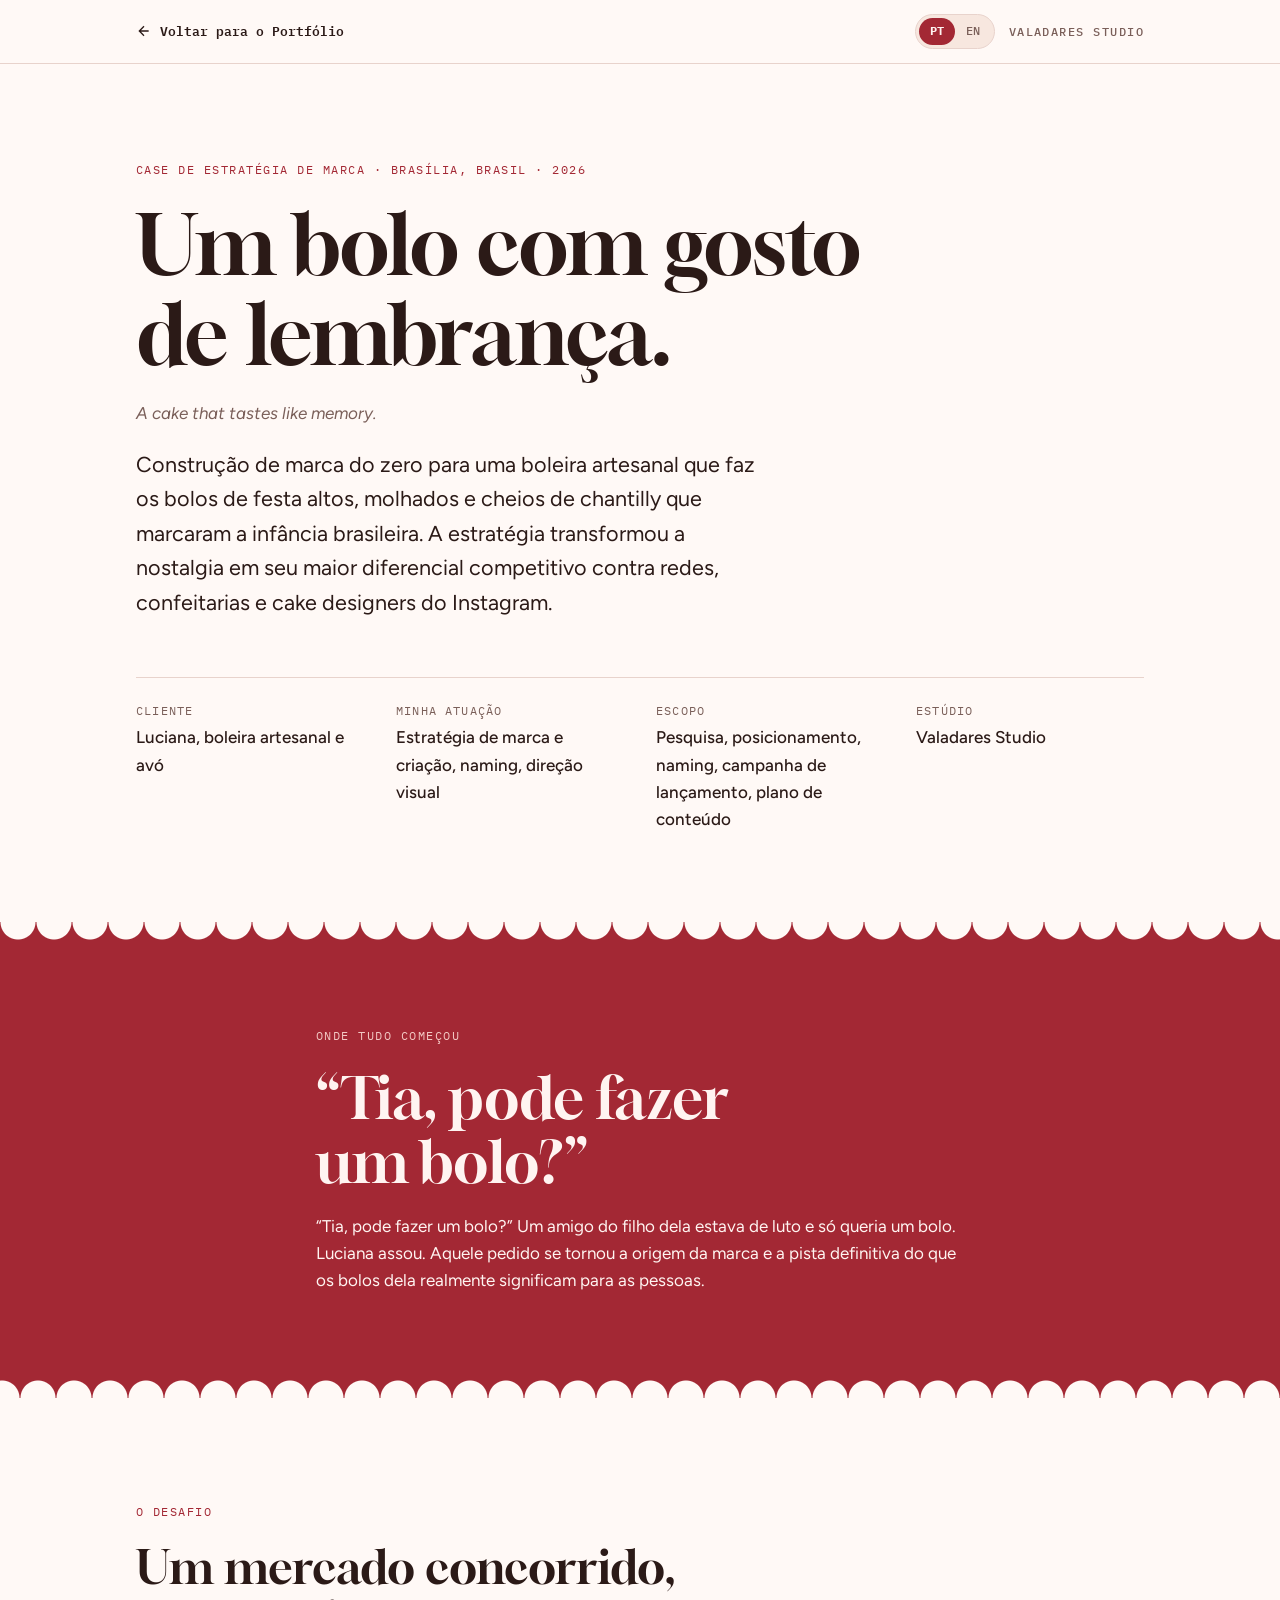
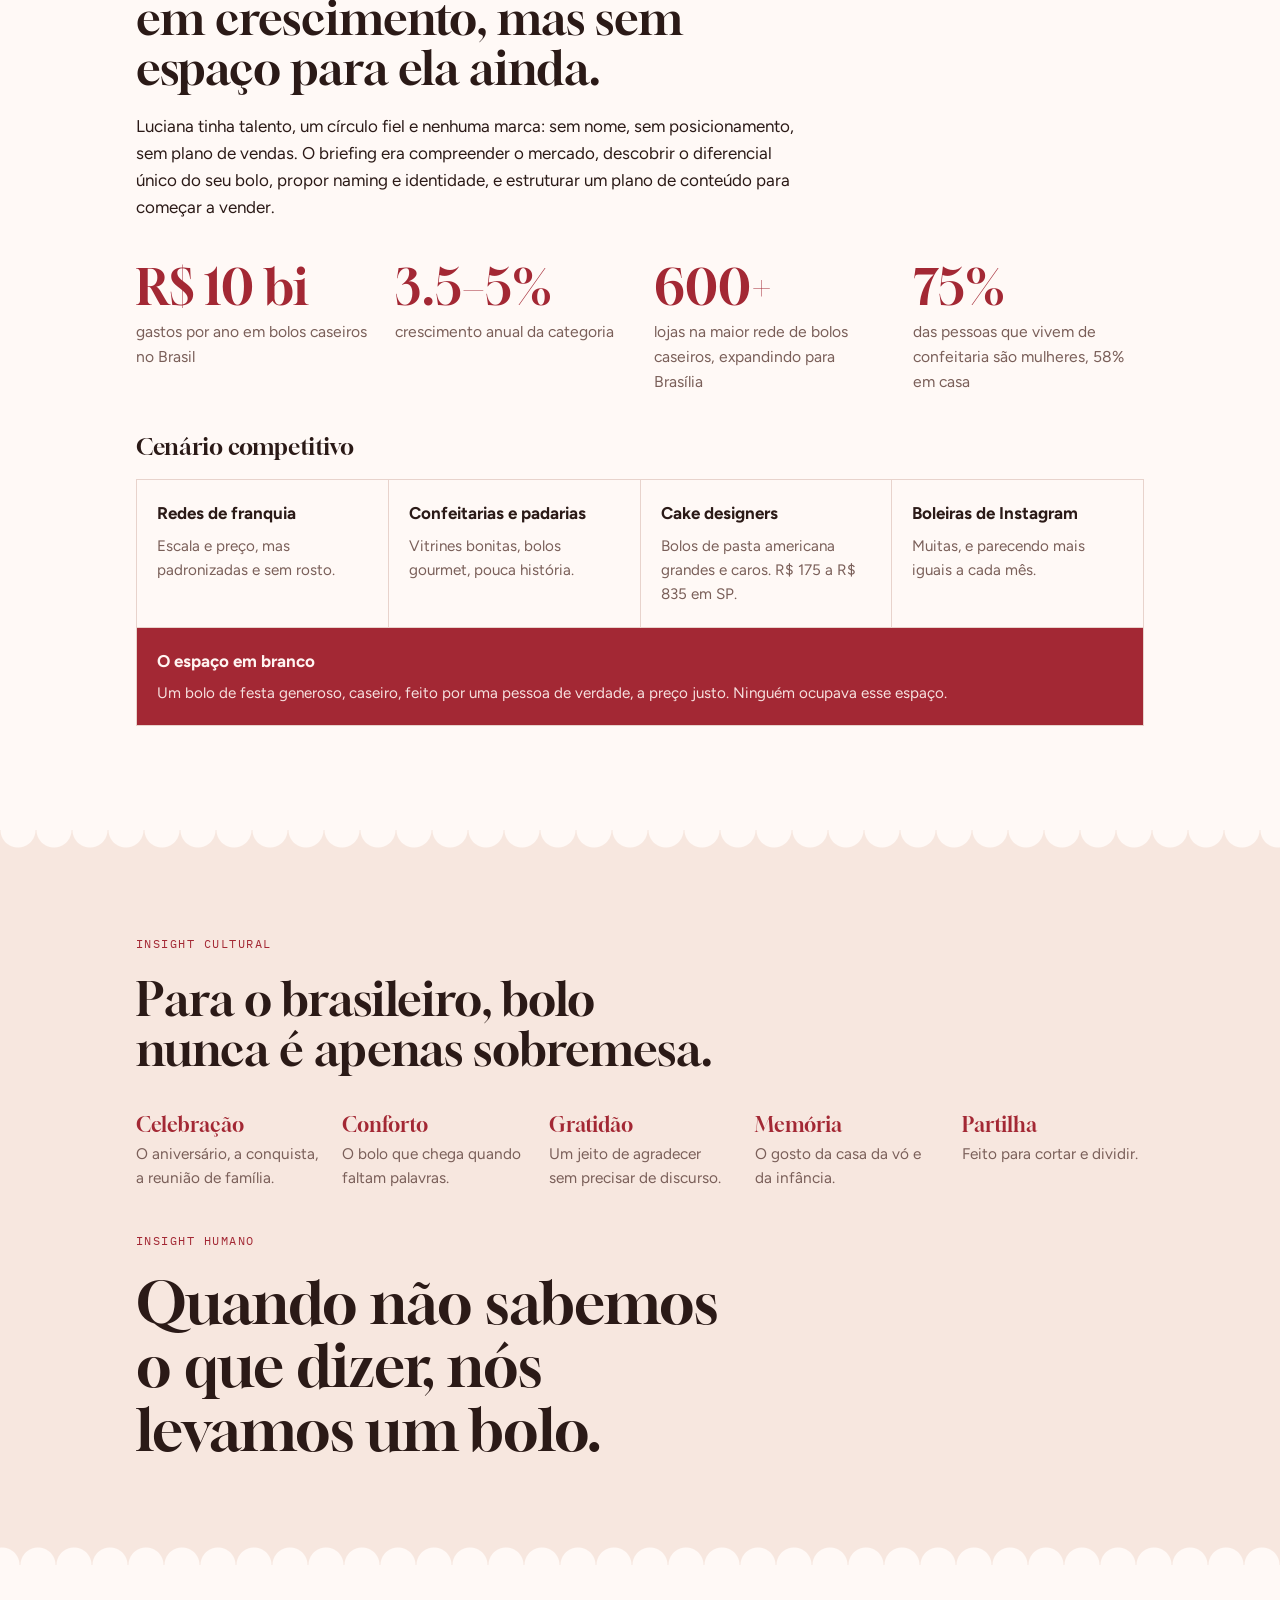
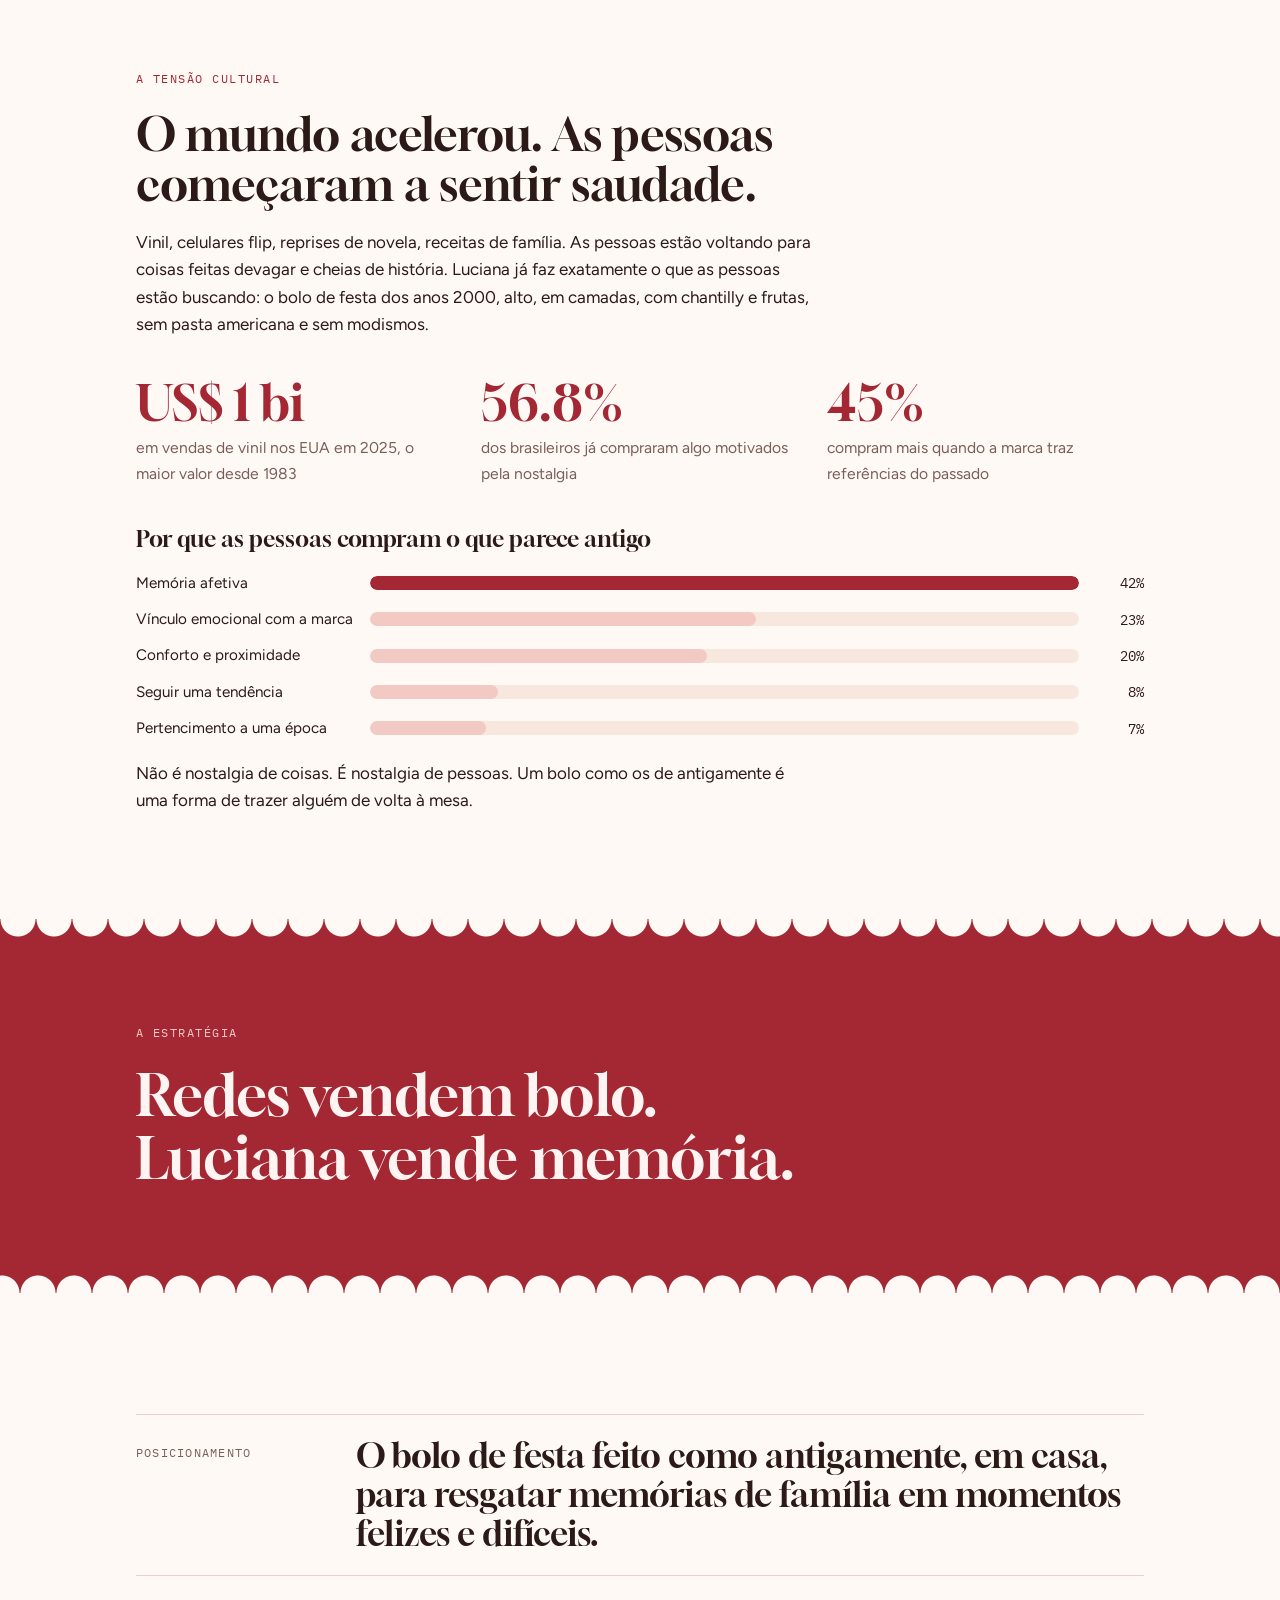
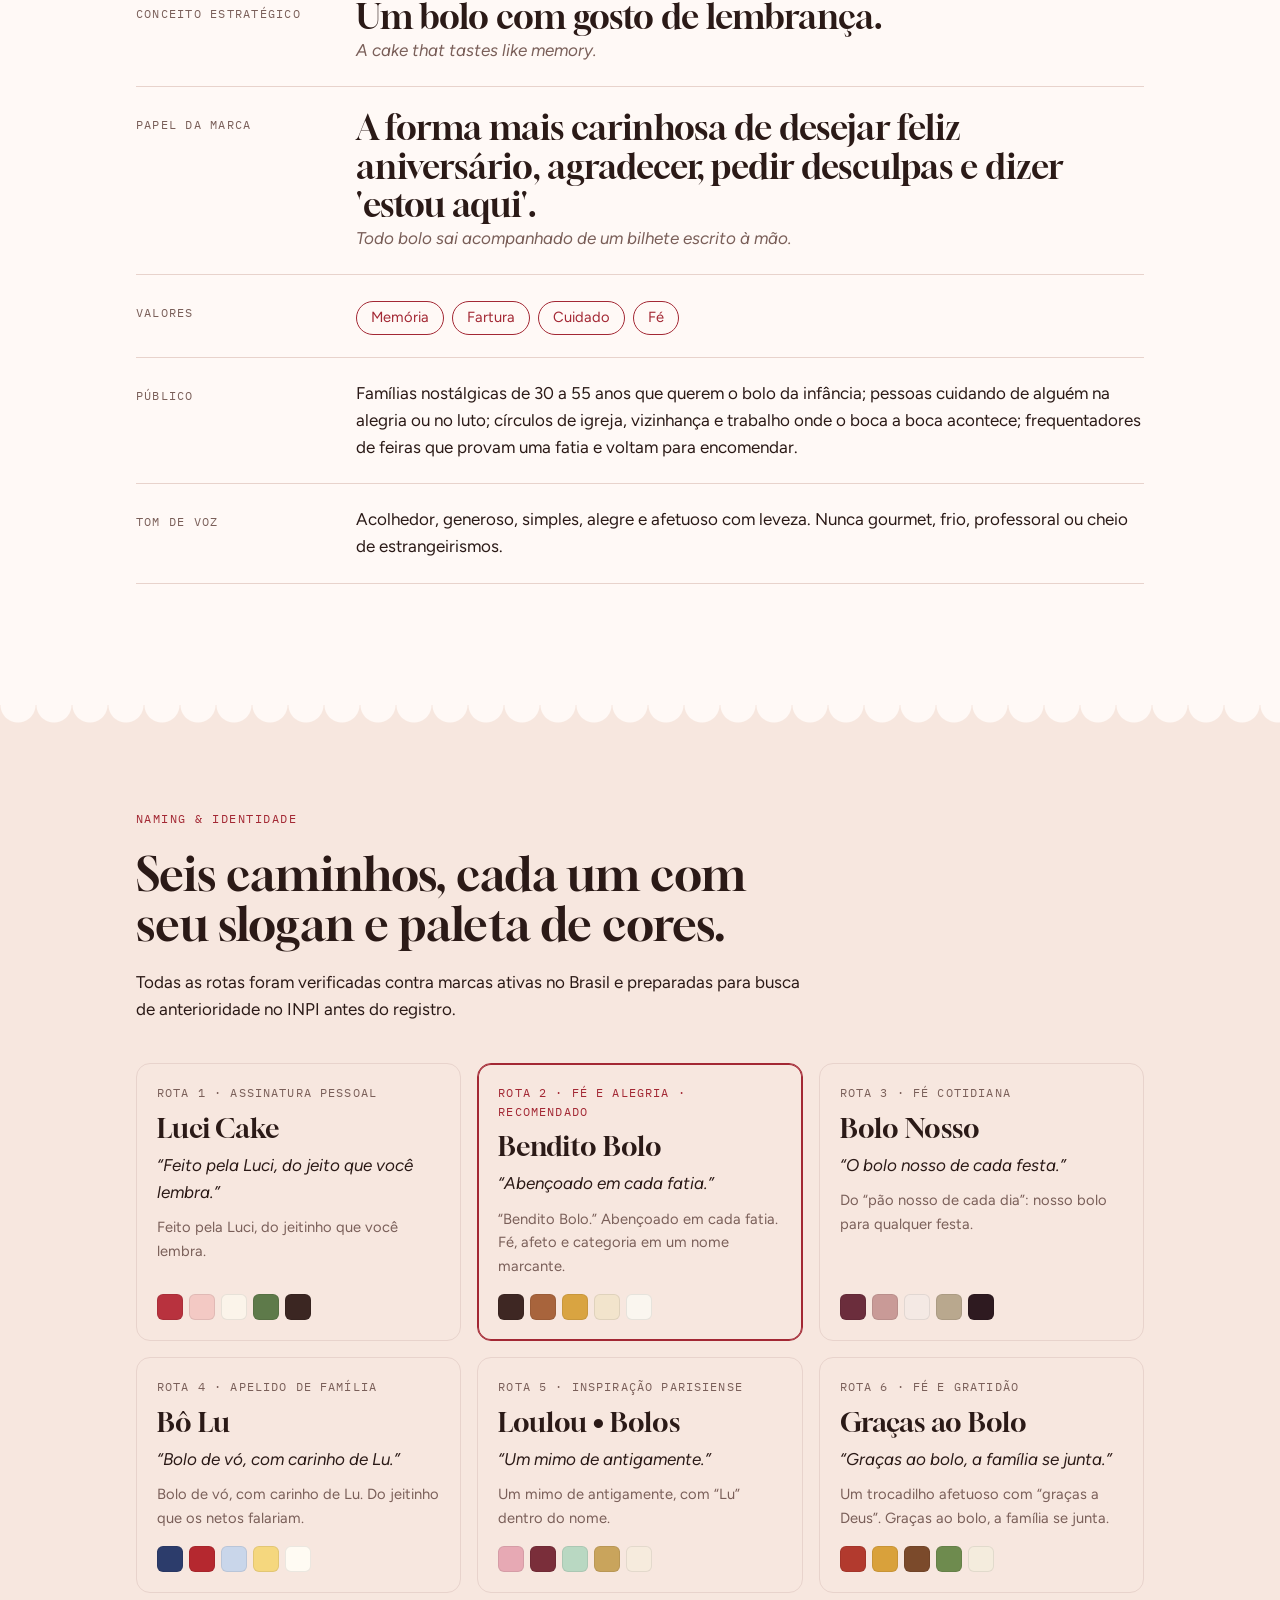
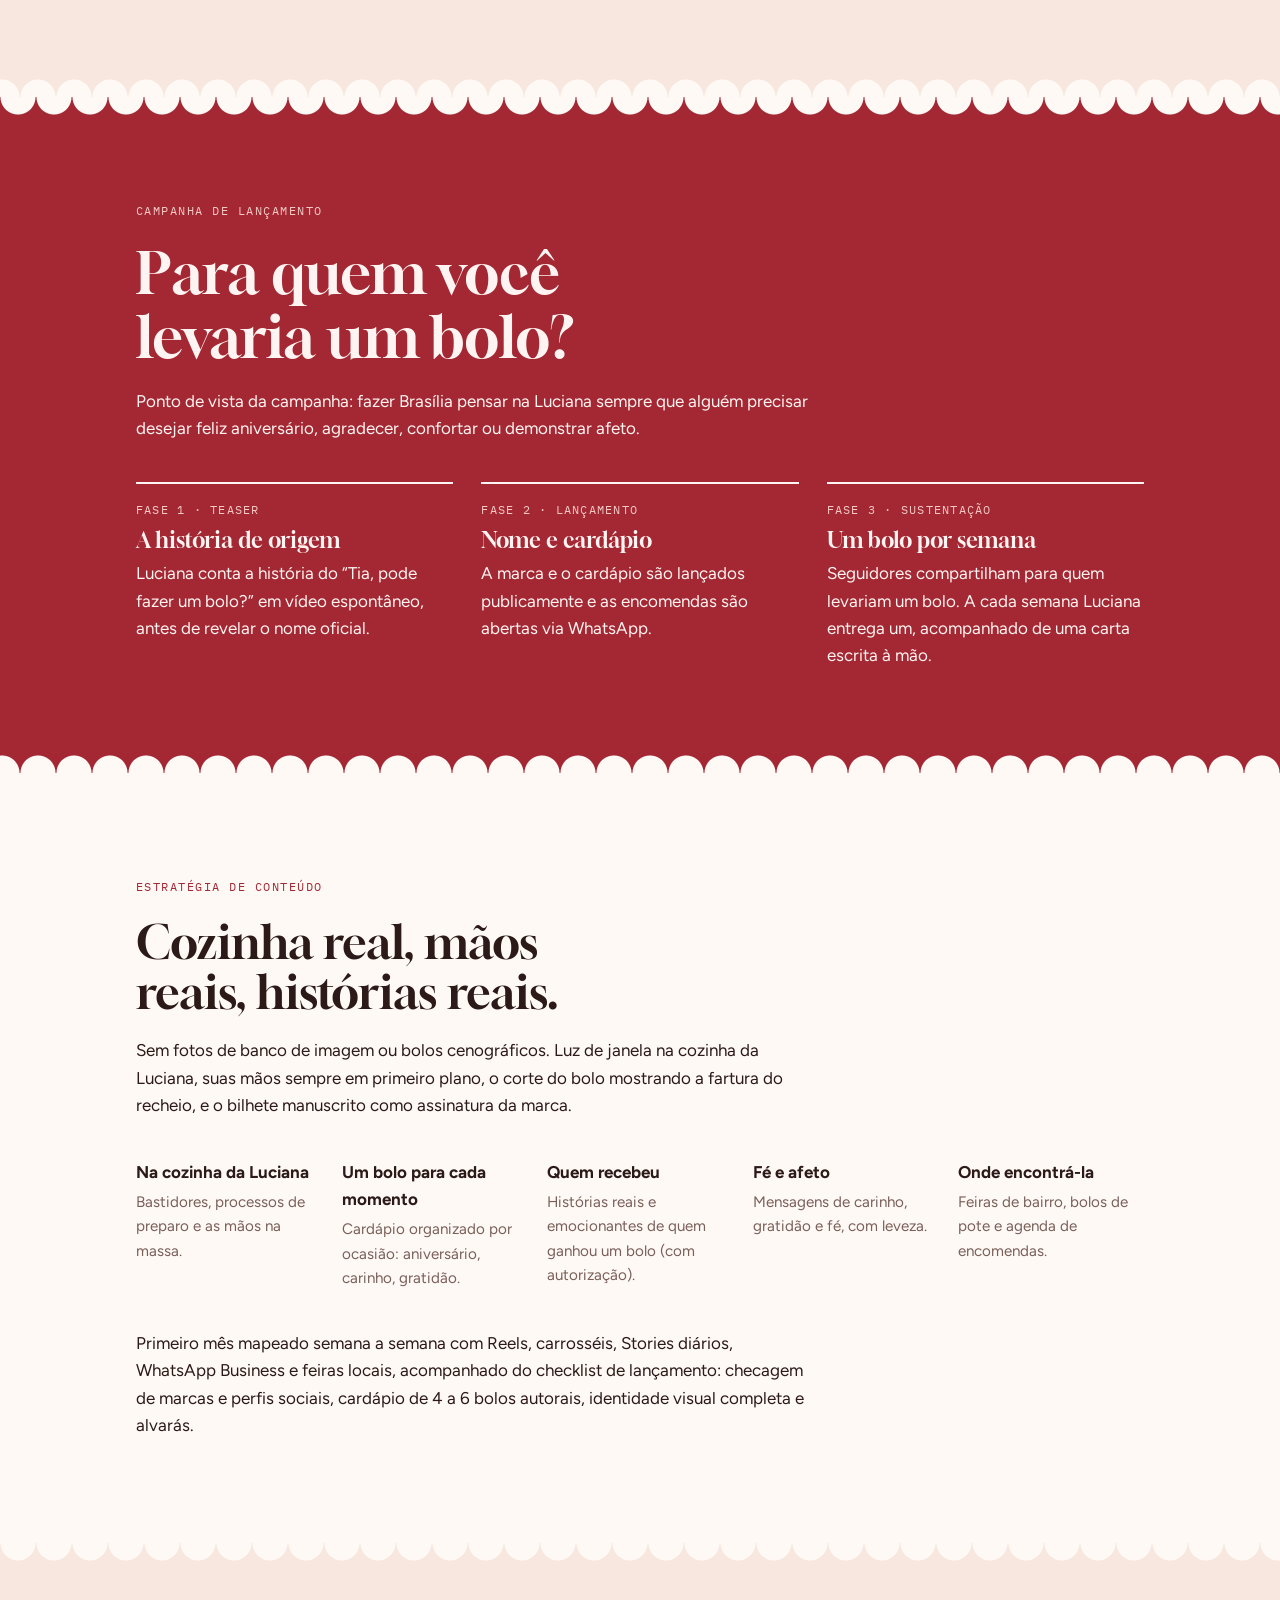
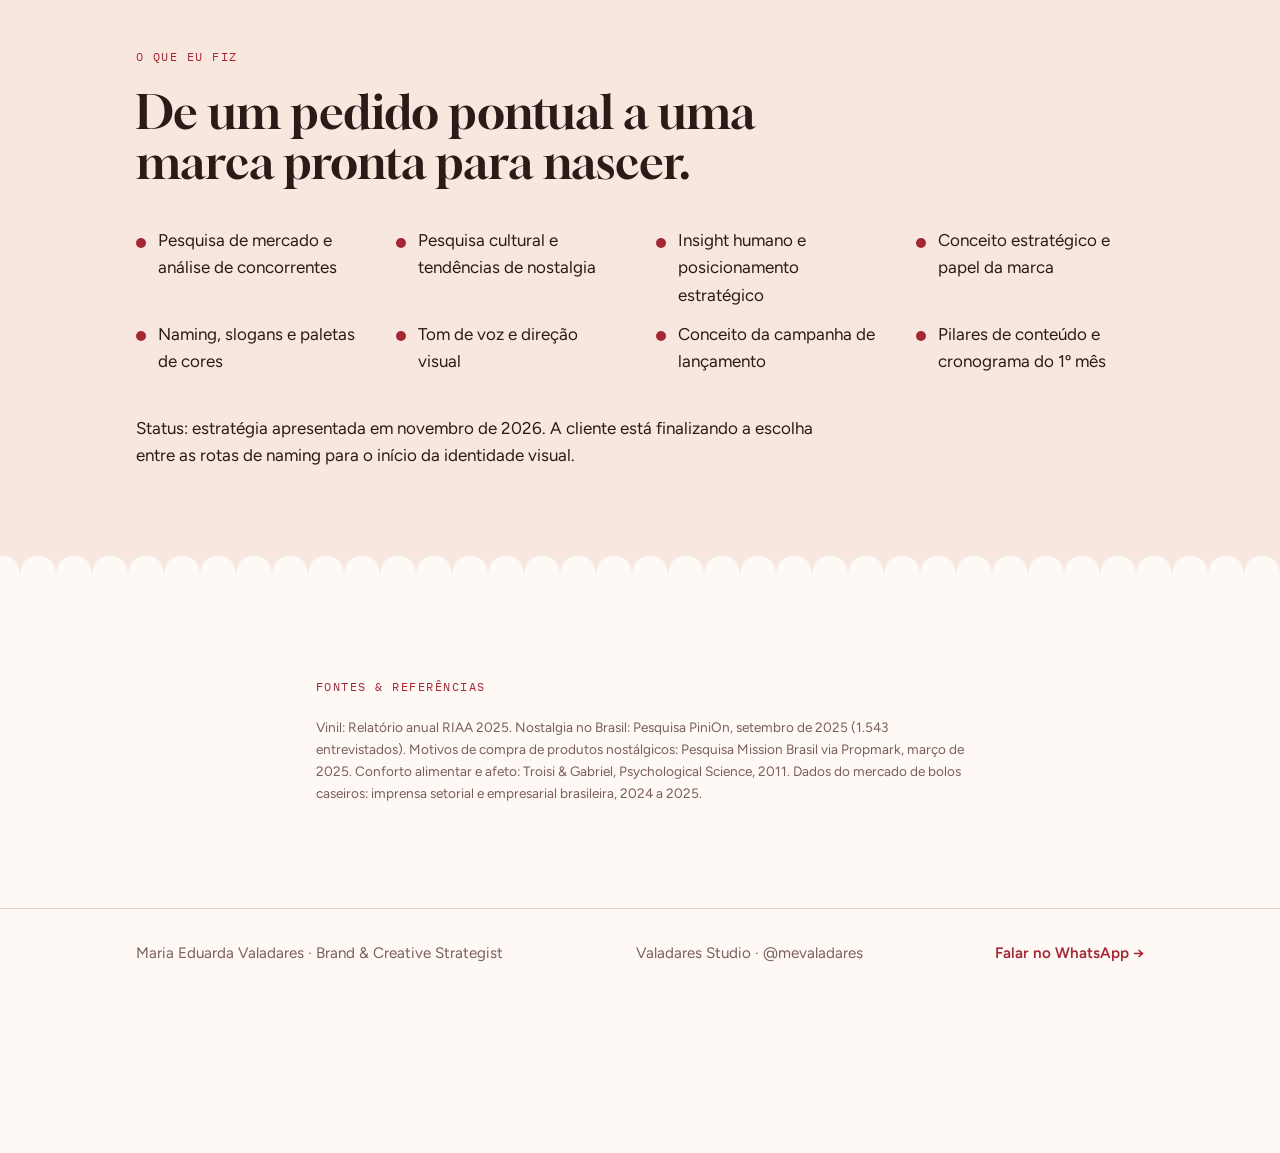
<file: skedia.html>
<!DOCTYPE html>
<html lang="pt-BR">
<head>
  <meta charset="UTF-8">
  <meta http-equiv="refresh" content="0; url=luciana.html">
  <title>Redirecionando...</title>
</head>
<body>
  <p>Redirecionando para <a href="luciana.html">o projeto em destaque</a>...</p>
</body>
</html>
</file>
